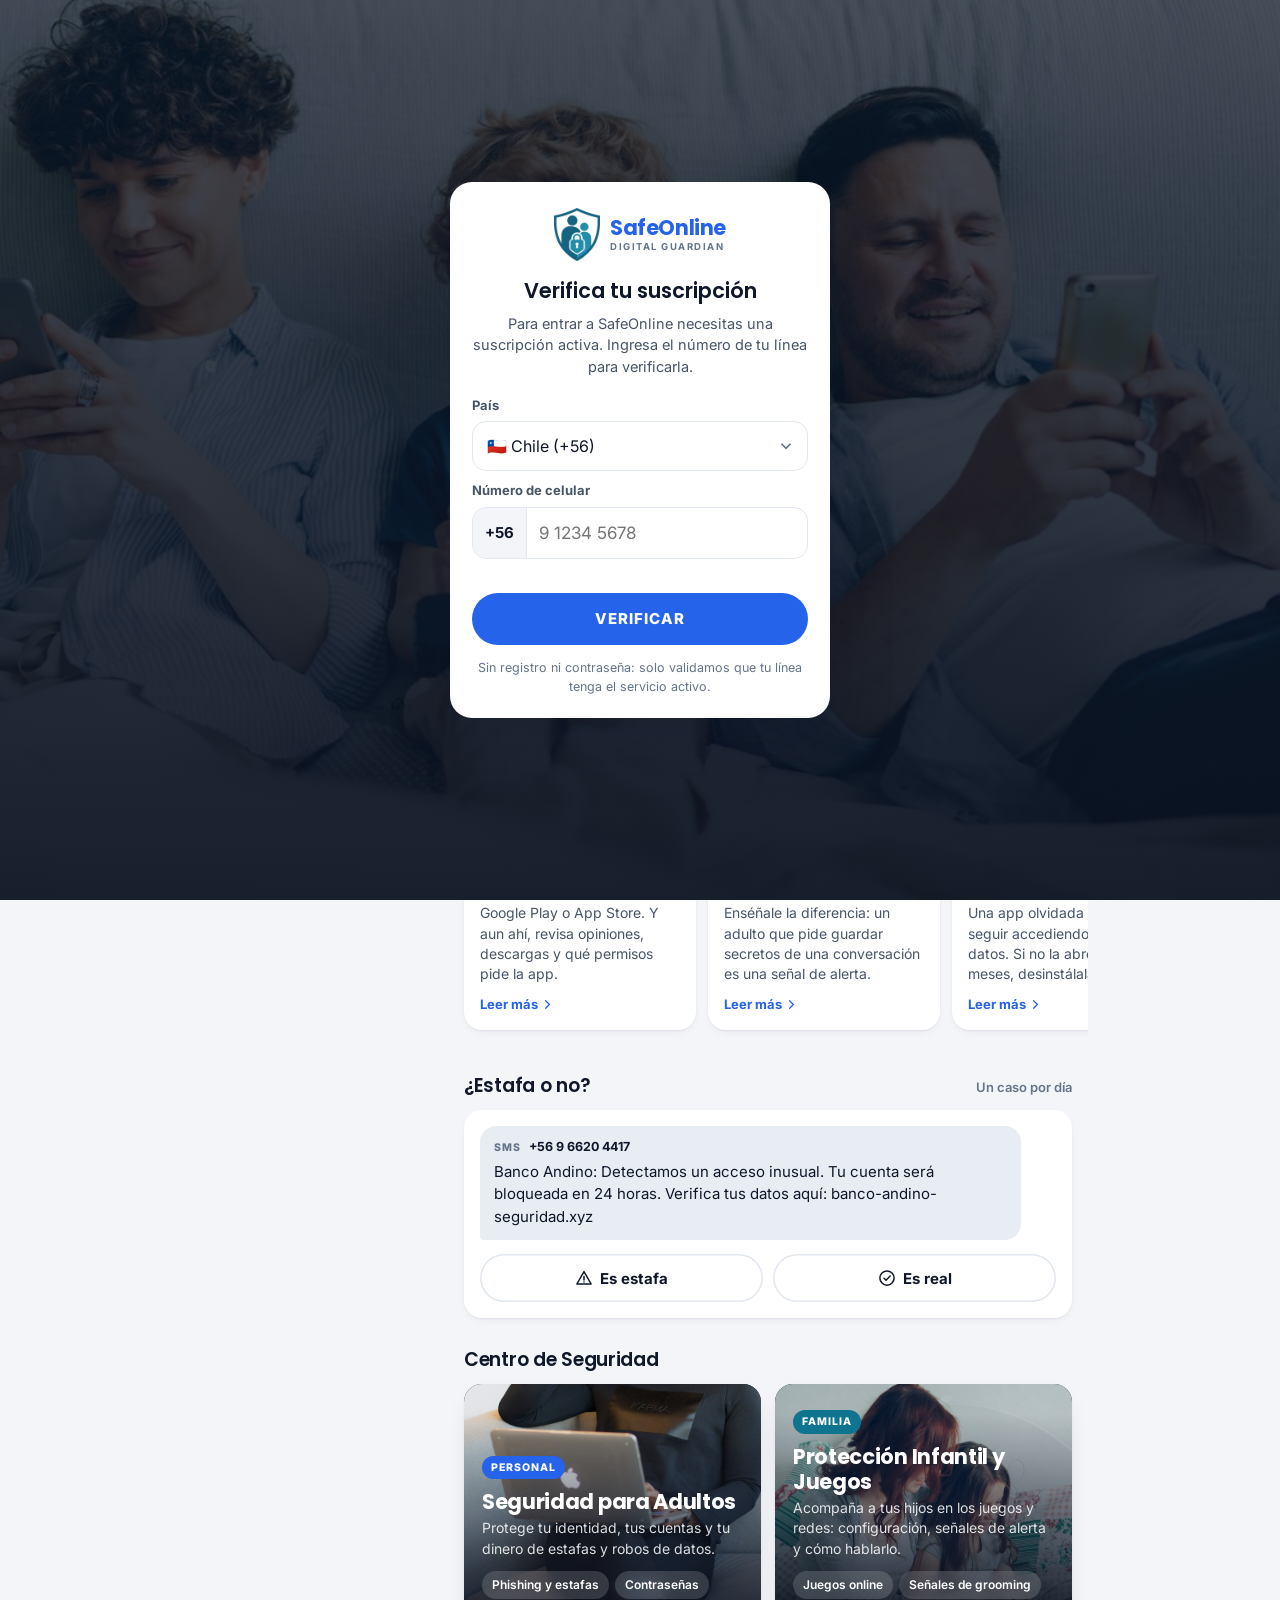
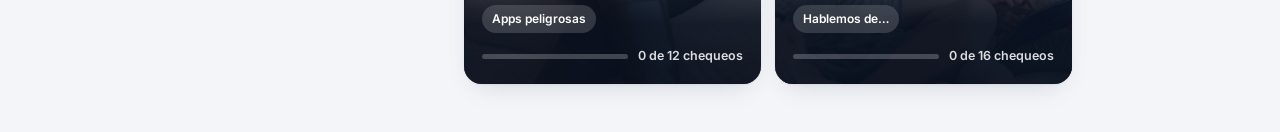
<file: index.html>
<!DOCTYPE html>
<html lang="es">
<head>
<meta charset="UTF-8">
<meta name="viewport" content="width=device-width, initial-scale=1.0, viewport-fit=cover">
<title>SafeOnline — Tu compañero de seguridad digital</title>
<meta name="description" content="Tu compañero de seguridad digital: alertas, consejos y microchecks para protegerte a ti y a tus hijos en internet.">
<script>try{var t=localStorage.getItem('so_theme');if(t==='dark'||t==='light')document.documentElement.dataset.theme=t}catch(e){}</script>
<link rel="preconnect" href="https://fonts.googleapis.com">
<link rel="preconnect" href="https://fonts.gstatic.com" crossorigin>
<link href="https://fonts.googleapis.com/css2?family=Poppins:wght@500;600;700&family=Inter:wght@400;500;600;700&display=swap" rel="stylesheet">
<link rel="stylesheet" href="styles.css">
<link rel="icon" type="image/png" href="assets/brand/favicon-64.png">
<link rel="apple-touch-icon" href="assets/brand/apple-touch-icon.png">
<meta name="theme-color" content="#f3f5f9">
</head>
<body>
<header class="app-header">
  <div class="brand-mark"><img class="brand-icon" src="assets/brand/logo-mark.png" alt="" aria-hidden="true"><div class="brand-logo">SafeOnline<small>DIGITAL GUARDIAN</small></div></div>
  <div class="header-tools">
    <button class="header-btn" id="search-btn" type="button" aria-label="Buscar"><svg viewBox="0 0 24 24" fill="none" stroke="currentColor" stroke-width="2" stroke-linecap="round" stroke-linejoin="round"><circle cx="11" cy="11" r="7"/><path d="M20.5 20.5L16 16"/></svg></button>
    <button class="header-btn" id="bell-btn" type="button" aria-label="Alertas"><svg viewBox="0 0 24 24" fill="none" stroke="currentColor" stroke-width="2" stroke-linecap="round" stroke-linejoin="round"><path d="M6 8a6 6 0 0 1 12 0c0 5 2 6.5 2 6.5H4S6 13 6 8"/><path d="M10 19a2 2 0 0 0 4 0"/></svg><span class="dot" hidden></span></button>
  </div>
</header>

<main id="home-container" class="page">
  <div class="greeting" id="home-greeting"></div>
  <div id="home-main"></div>
</main>

<nav class="app-nav" aria-label="Principal">
  <div class="nav-top"><div class="brand-mark"><img class="brand-icon" src="assets/brand/logo-mark.png" alt="" aria-hidden="true"><div class="brand-logo">SafeOnline<small>DIGITAL GUARDIAN</small></div></div></div>
  <div class="nav-links">
    <a class="nav-item" id="nav-home" href="index.html"><svg viewBox="0 0 24 24" fill="none" stroke="currentColor" stroke-width="2" stroke-linecap="round" stroke-linejoin="round"><path d="M3 10.5L12 3l9 7.5V20a1 1 0 0 1-1 1h-5v-6h-6v6H4a1 1 0 0 1-1-1v-9.5z"/></svg><span>Inicio</span></a>
    <a class="nav-item" id="nav-seguridad" href="seguridad.html"><svg viewBox="0 0 24 24" fill="none" stroke="currentColor" stroke-width="2" stroke-linecap="round" stroke-linejoin="round"><path d="M12 2.8l8 3v6c0 5-3.4 8.6-8 9.9-4.6-1.3-8-4.9-8-9.9v-6l8-3z"/><path d="M8.6 12.2l2.4 2.4 4.6-4.8"/></svg><span>Seguridad</span></a>
    <a class="nav-item" id="nav-perfil" href="perfil.html"><svg viewBox="0 0 24 24" fill="none" stroke="currentColor" stroke-width="2" stroke-linecap="round" stroke-linejoin="round"><circle cx="12" cy="8" r="4"/><path d="M4 20c0-4 3.5-7 8-7s8 3 8 7"/></svg><span>Mi cuenta</span></a>
  </div>
  <div class="nav-bottom">
    <a class="nav-user" href="perfil.html">
      <div class="avatar sm js-avatar">S</div>
      <div><p class="nav-user-name js-user-name">Mi cuenta</p><p class="nav-user-sub">Miembro Playtown</p></div>
    </a>
  </div>
</nav>

<script src="app-data.js"></script>
<script src="content-seed.js"></script>
<script src="app.js"></script>
</body>
</html>
</file>
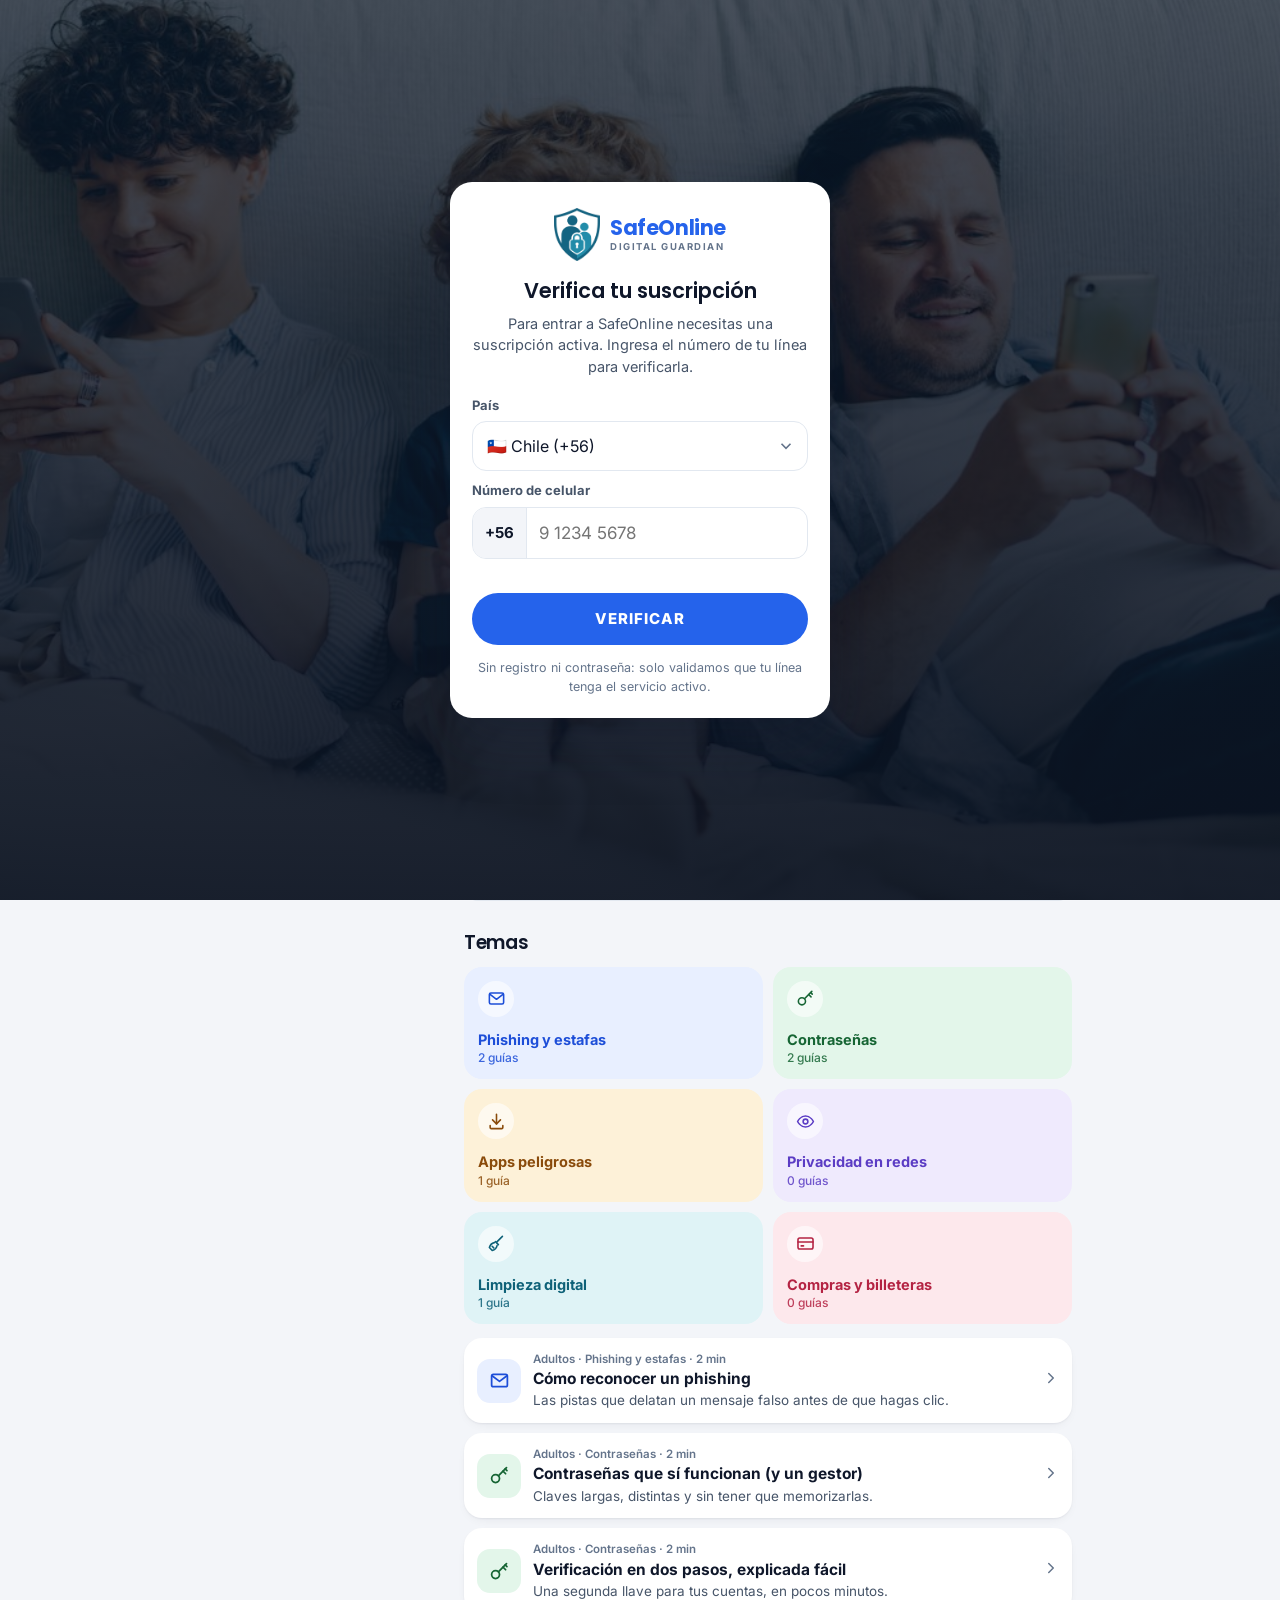
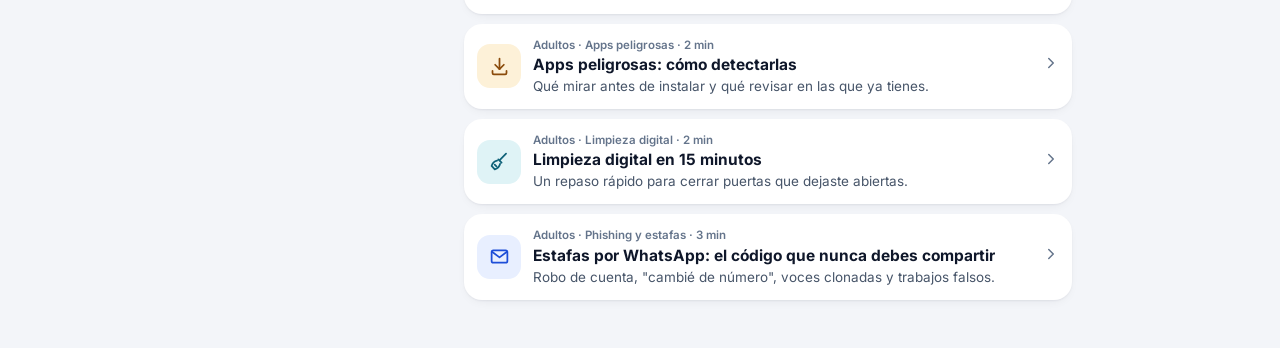
<file: centro.html>
<!DOCTYPE html>
<html lang="es">
<head>
<meta charset="UTF-8">
<meta name="viewport" content="width=device-width, initial-scale=1.0, viewport-fit=cover">
<title>SafeOnline — Centro de Seguridad</title>
<meta name="description" content="Tu compañero de seguridad digital: alertas, consejos y microchecks para protegerte a ti y a tus hijos en internet.">
<script>try{var t=localStorage.getItem('so_theme');if(t==='dark'||t==='light')document.documentElement.dataset.theme=t}catch(e){}</script>
<link rel="preconnect" href="https://fonts.googleapis.com">
<link rel="preconnect" href="https://fonts.gstatic.com" crossorigin>
<link href="https://fonts.googleapis.com/css2?family=Poppins:wght@500;600;700&family=Inter:wght@400;500;600;700&display=swap" rel="stylesheet">
<link rel="stylesheet" href="styles.css">
<link rel="icon" type="image/png" href="assets/brand/favicon-64.png">
<link rel="apple-touch-icon" href="assets/brand/apple-touch-icon.png">
<meta name="theme-color" content="#f3f5f9">
</head>
<body>
<header class="app-header">
  <button class="back-btn js-back" type="button" data-fallback="index.html"><svg viewBox="0 0 24 24" fill="none" stroke="currentColor" stroke-width="2.2" stroke-linecap="round" stroke-linejoin="round"><path d="M15 18l-6-6 6-6"/></svg>Volver</button>
</header>

<main id="centro-container" class="page" style="padding-top:0">
  <div id="centro-main"></div>
</main>

<nav class="app-nav" aria-label="Principal">
  <div class="nav-top"><div class="brand-mark"><img class="brand-icon" src="assets/brand/logo-mark.png" alt="" aria-hidden="true"><div class="brand-logo">SafeOnline<small>DIGITAL GUARDIAN</small></div></div></div>
  <div class="nav-links">
    <a class="nav-item" id="nav-home" href="index.html"><svg viewBox="0 0 24 24" fill="none" stroke="currentColor" stroke-width="2" stroke-linecap="round" stroke-linejoin="round"><path d="M3 10.5L12 3l9 7.5V20a1 1 0 0 1-1 1h-5v-6h-6v6H4a1 1 0 0 1-1-1v-9.5z"/></svg><span>Inicio</span></a>
    <a class="nav-item" id="nav-seguridad" href="seguridad.html"><svg viewBox="0 0 24 24" fill="none" stroke="currentColor" stroke-width="2" stroke-linecap="round" stroke-linejoin="round"><path d="M12 2.8l8 3v6c0 5-3.4 8.6-8 9.9-4.6-1.3-8-4.9-8-9.9v-6l8-3z"/><path d="M8.6 12.2l2.4 2.4 4.6-4.8"/></svg><span>Seguridad</span></a>
    <a class="nav-item" id="nav-perfil" href="perfil.html"><svg viewBox="0 0 24 24" fill="none" stroke="currentColor" stroke-width="2" stroke-linecap="round" stroke-linejoin="round"><circle cx="12" cy="8" r="4"/><path d="M4 20c0-4 3.5-7 8-7s8 3 8 7"/></svg><span>Mi cuenta</span></a>
  </div>
  <div class="nav-bottom">
    <a class="nav-user" href="perfil.html">
      <div class="avatar sm js-avatar">S</div>
      <div><p class="nav-user-name js-user-name">Mi cuenta</p><p class="nav-user-sub">Miembro Playtown</p></div>
    </a>
  </div>
</nav>

<script src="app-data.js"></script>
<script src="content-seed.js"></script>
<script src="app.js"></script>
</body>
</html>
</file>
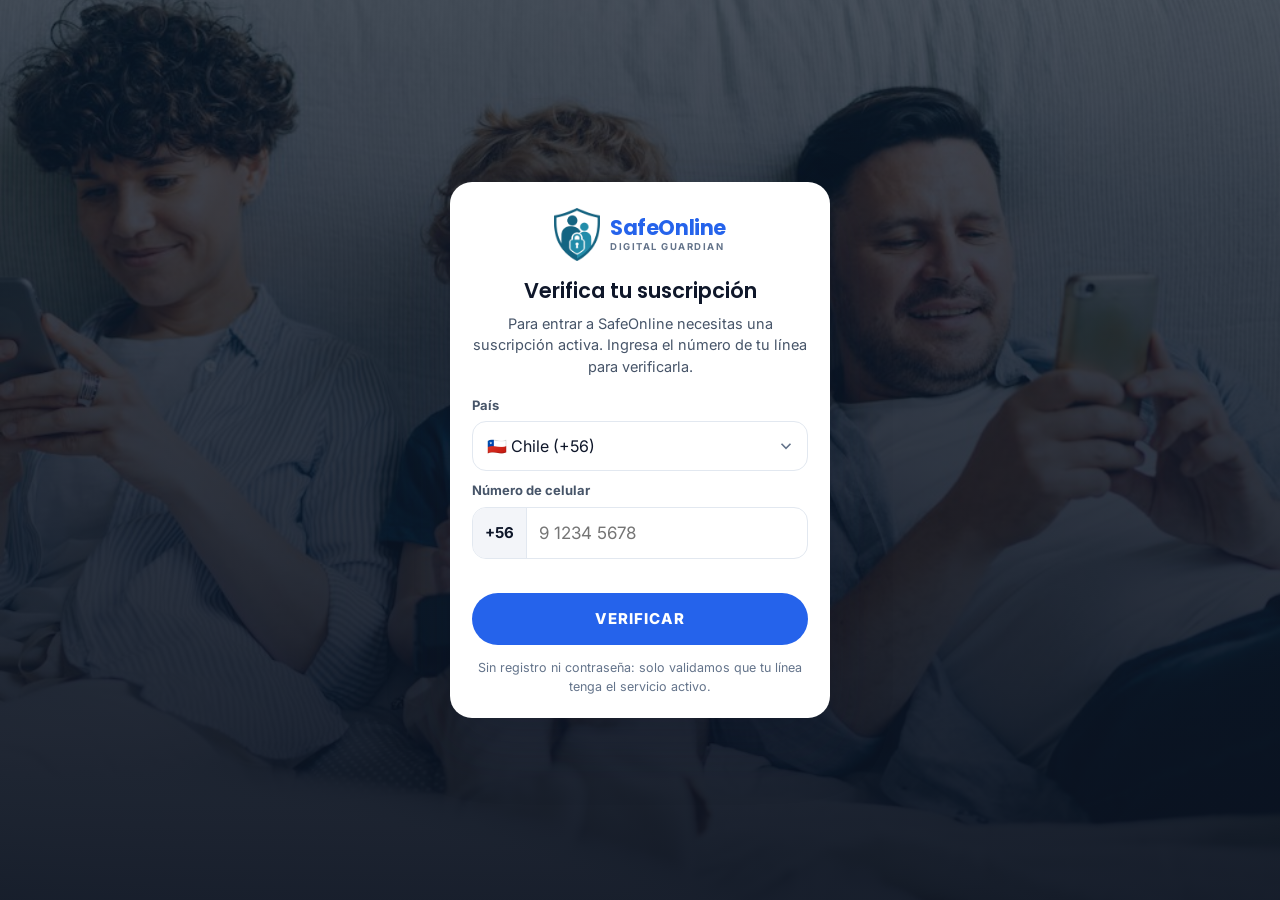
<file: nota.html>
<!DOCTYPE html>
<html lang="es">
<head>
<meta charset="UTF-8">
<meta name="viewport" content="width=device-width, initial-scale=1.0, viewport-fit=cover">
<title>SafeOnline — Guía</title>
<meta name="description" content="Tu compañero de seguridad digital: alertas, consejos y microchecks para protegerte a ti y a tus hijos en internet.">
<script>try{var t=localStorage.getItem('so_theme');if(t==='dark'||t==='light')document.documentElement.dataset.theme=t}catch(e){}</script>
<link rel="preconnect" href="https://fonts.googleapis.com">
<link rel="preconnect" href="https://fonts.gstatic.com" crossorigin>
<link href="https://fonts.googleapis.com/css2?family=Poppins:wght@500;600;700&family=Inter:wght@400;500;600;700&display=swap" rel="stylesheet">
<link rel="stylesheet" href="styles.css">
<link rel="icon" type="image/png" href="assets/brand/favicon-64.png">
<link rel="apple-touch-icon" href="assets/brand/apple-touch-icon.png">
<meta name="theme-color" content="#f3f5f9">
</head>
<body>
<header class="app-header">
  <button class="back-btn js-back" type="button" data-fallback="index.html"><svg viewBox="0 0 24 24" fill="none" stroke="currentColor" stroke-width="2.2" stroke-linecap="round" stroke-linejoin="round"><path d="M15 18l-6-6 6-6"/></svg>Volver</button>
  <button class="fav-btn" id="fav-btn" type="button" hidden aria-label="Guardar"></button>
</header>

<main id="nota-container" class="page">
  <article id="nota-main"></article>
</main>

<nav class="app-nav" aria-label="Principal">
  <div class="nav-top"><div class="brand-mark"><img class="brand-icon" src="assets/brand/logo-mark.png" alt="" aria-hidden="true"><div class="brand-logo">SafeOnline<small>DIGITAL GUARDIAN</small></div></div></div>
  <div class="nav-links">
    <a class="nav-item" id="nav-home" href="index.html"><svg viewBox="0 0 24 24" fill="none" stroke="currentColor" stroke-width="2" stroke-linecap="round" stroke-linejoin="round"><path d="M3 10.5L12 3l9 7.5V20a1 1 0 0 1-1 1h-5v-6h-6v6H4a1 1 0 0 1-1-1v-9.5z"/></svg><span>Inicio</span></a>
    <a class="nav-item" id="nav-seguridad" href="seguridad.html"><svg viewBox="0 0 24 24" fill="none" stroke="currentColor" stroke-width="2" stroke-linecap="round" stroke-linejoin="round"><path d="M12 2.8l8 3v6c0 5-3.4 8.6-8 9.9-4.6-1.3-8-4.9-8-9.9v-6l8-3z"/><path d="M8.6 12.2l2.4 2.4 4.6-4.8"/></svg><span>Seguridad</span></a>
    <a class="nav-item" id="nav-perfil" href="perfil.html"><svg viewBox="0 0 24 24" fill="none" stroke="currentColor" stroke-width="2" stroke-linecap="round" stroke-linejoin="round"><circle cx="12" cy="8" r="4"/><path d="M4 20c0-4 3.5-7 8-7s8 3 8 7"/></svg><span>Mi cuenta</span></a>
  </div>
  <div class="nav-bottom">
    <a class="nav-user" href="perfil.html">
      <div class="avatar sm js-avatar">S</div>
      <div><p class="nav-user-name js-user-name">Mi cuenta</p><p class="nav-user-sub">Miembro Playtown</p></div>
    </a>
  </div>
</nav>

<script src="app-data.js"></script>
<script src="content-seed.js"></script>
<script src="app.js"></script>
</body>
</html>
</file>
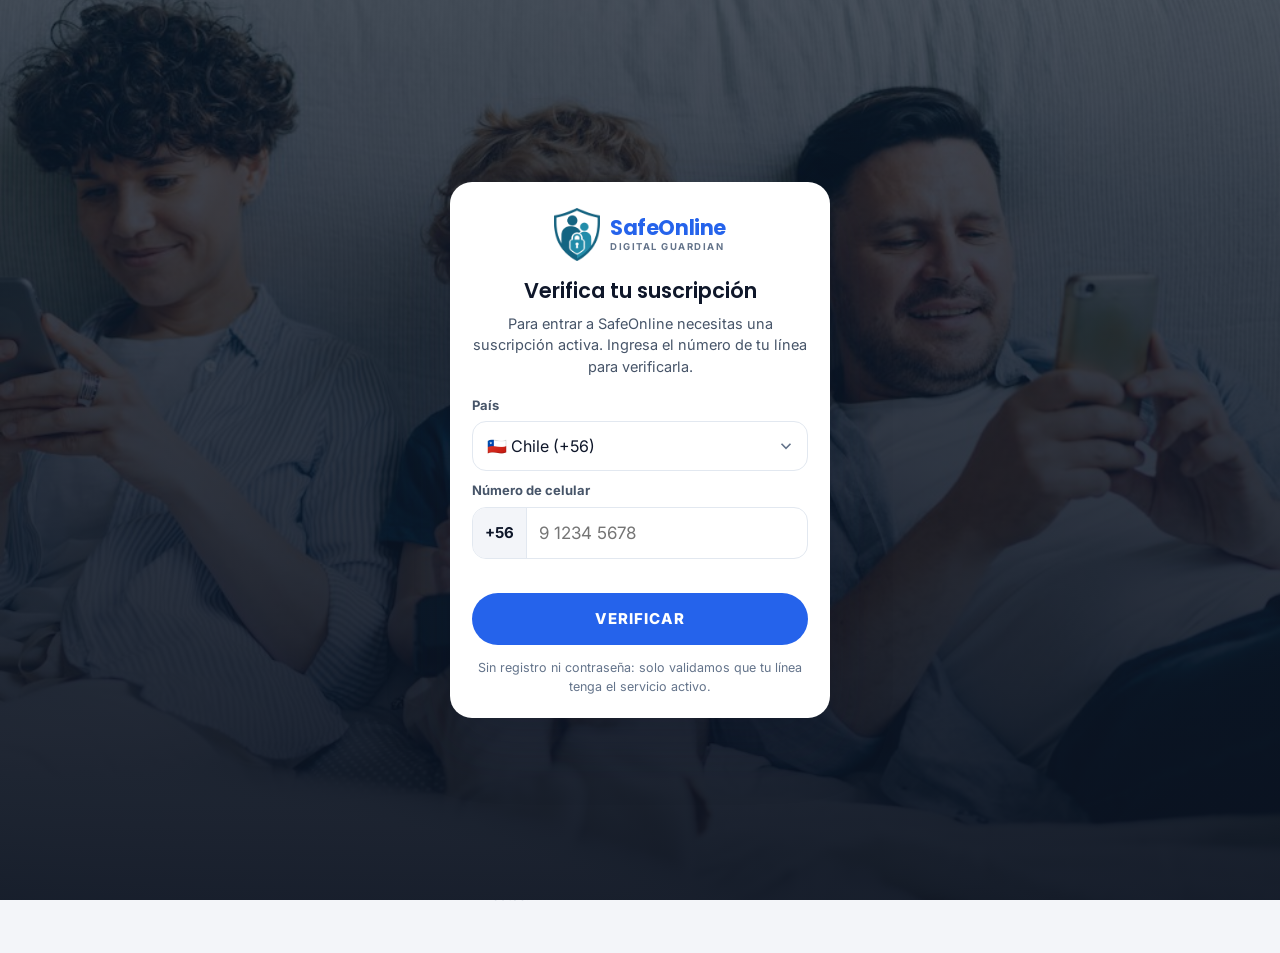
<file: perfil.html>
<!DOCTYPE html>
<html lang="es">
<head>
<meta charset="UTF-8">
<meta name="viewport" content="width=device-width, initial-scale=1.0, viewport-fit=cover">
<title>SafeOnline — Mi cuenta</title>
<meta name="description" content="Tu compañero de seguridad digital: alertas, consejos y microchecks para protegerte a ti y a tus hijos en internet.">
<script>try{var t=localStorage.getItem('so_theme');if(t==='dark'||t==='light')document.documentElement.dataset.theme=t}catch(e){}</script>
<link rel="preconnect" href="https://fonts.googleapis.com">
<link rel="preconnect" href="https://fonts.gstatic.com" crossorigin>
<link href="https://fonts.googleapis.com/css2?family=Poppins:wght@500;600;700&family=Inter:wght@400;500;600;700&display=swap" rel="stylesheet">
<link rel="stylesheet" href="styles.css">
<link rel="icon" type="image/png" href="assets/brand/favicon-64.png">
<link rel="apple-touch-icon" href="assets/brand/apple-touch-icon.png">
<meta name="theme-color" content="#f3f5f9">
</head>
<body>
<header class="app-header">
  <div class="brand-mark"><img class="brand-icon" src="assets/brand/logo-mark.png" alt="" aria-hidden="true"><div class="brand-logo">SafeOnline<small>DIGITAL GUARDIAN</small></div></div>
  <div class="header-tools">
    <button class="header-btn" id="search-btn" type="button" aria-label="Buscar"><svg viewBox="0 0 24 24" fill="none" stroke="currentColor" stroke-width="2" stroke-linecap="round" stroke-linejoin="round"><circle cx="11" cy="11" r="7"/><path d="M20.5 20.5L16 16"/></svg></button>
    <button class="header-btn" id="bell-btn" type="button" aria-label="Alertas"><svg viewBox="0 0 24 24" fill="none" stroke="currentColor" stroke-width="2" stroke-linecap="round" stroke-linejoin="round"><path d="M6 8a6 6 0 0 1 12 0c0 5 2 6.5 2 6.5H4S6 13 6 8"/><path d="M10 19a2 2 0 0 0 4 0"/></svg><span class="dot" hidden></span></button>
  </div>
</header>

<main id="perfil-container" class="page">
  <div id="perfil-main"></div>
</main>

<nav class="app-nav" aria-label="Principal">
  <div class="nav-top"><div class="brand-mark"><img class="brand-icon" src="assets/brand/logo-mark.png" alt="" aria-hidden="true"><div class="brand-logo">SafeOnline<small>DIGITAL GUARDIAN</small></div></div></div>
  <div class="nav-links">
    <a class="nav-item" id="nav-home" href="index.html"><svg viewBox="0 0 24 24" fill="none" stroke="currentColor" stroke-width="2" stroke-linecap="round" stroke-linejoin="round"><path d="M3 10.5L12 3l9 7.5V20a1 1 0 0 1-1 1h-5v-6h-6v6H4a1 1 0 0 1-1-1v-9.5z"/></svg><span>Inicio</span></a>
    <a class="nav-item" id="nav-seguridad" href="seguridad.html"><svg viewBox="0 0 24 24" fill="none" stroke="currentColor" stroke-width="2" stroke-linecap="round" stroke-linejoin="round"><path d="M12 2.8l8 3v6c0 5-3.4 8.6-8 9.9-4.6-1.3-8-4.9-8-9.9v-6l8-3z"/><path d="M8.6 12.2l2.4 2.4 4.6-4.8"/></svg><span>Seguridad</span></a>
    <a class="nav-item" id="nav-perfil" href="perfil.html"><svg viewBox="0 0 24 24" fill="none" stroke="currentColor" stroke-width="2" stroke-linecap="round" stroke-linejoin="round"><circle cx="12" cy="8" r="4"/><path d="M4 20c0-4 3.5-7 8-7s8 3 8 7"/></svg><span>Mi cuenta</span></a>
  </div>
  <div class="nav-bottom">
    <a class="nav-user" href="perfil.html">
      <div class="avatar sm js-avatar">S</div>
      <div><p class="nav-user-name js-user-name">Mi cuenta</p><p class="nav-user-sub">Miembro Playtown</p></div>
    </a>
  </div>
</nav>

<script src="app-data.js"></script>
<script src="content-seed.js"></script>
<script src="app.js"></script>
</body>
</html>
</file>
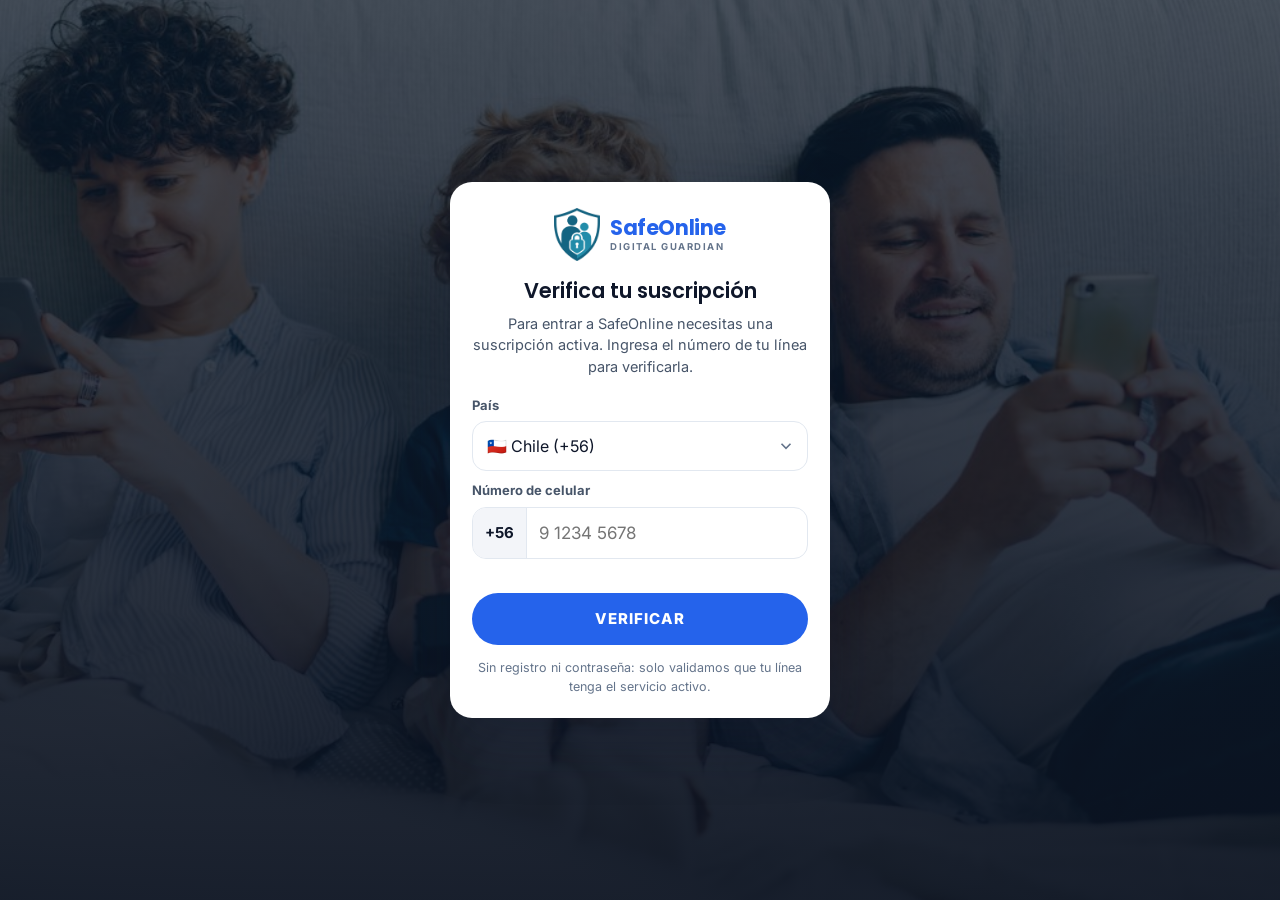
<file: plataforma.html>
<!DOCTYPE html>
<html lang="es">
<head>
<meta charset="UTF-8">
<meta name="viewport" content="width=device-width, initial-scale=1.0, viewport-fit=cover">
<title>SafeOnline — Plataforma</title>
<meta name="description" content="Tu compañero de seguridad digital: alertas, consejos y microchecks para protegerte a ti y a tus hijos en internet.">
<script>try{var t=localStorage.getItem('so_theme');if(t==='dark'||t==='light')document.documentElement.dataset.theme=t}catch(e){}</script>
<link rel="preconnect" href="https://fonts.googleapis.com">
<link rel="preconnect" href="https://fonts.gstatic.com" crossorigin>
<link href="https://fonts.googleapis.com/css2?family=Poppins:wght@500;600;700&family=Inter:wght@400;500;600;700&display=swap" rel="stylesheet">
<link rel="stylesheet" href="styles.css">
<link rel="icon" type="image/png" href="assets/brand/favicon-64.png">
<link rel="apple-touch-icon" href="assets/brand/apple-touch-icon.png">
<meta name="theme-color" content="#f3f5f9">
</head>
<body>
<header class="app-header">
  <button class="back-btn js-back" type="button" data-fallback="seguridad.html"><svg viewBox="0 0 24 24" fill="none" stroke="currentColor" stroke-width="2.2" stroke-linecap="round" stroke-linejoin="round"><path d="M15 18l-6-6 6-6"/></svg>Volver</button>
</header>

<main id="plataforma-container" class="page" style="padding-top:0">
  <article id="plataforma-main"></article>
</main>

<nav class="app-nav" aria-label="Principal">
  <div class="nav-top"><div class="brand-mark"><img class="brand-icon" src="assets/brand/logo-mark.png" alt="" aria-hidden="true"><div class="brand-logo">SafeOnline<small>DIGITAL GUARDIAN</small></div></div></div>
  <div class="nav-links">
    <a class="nav-item" id="nav-home" href="index.html"><svg viewBox="0 0 24 24" fill="none" stroke="currentColor" stroke-width="2" stroke-linecap="round" stroke-linejoin="round"><path d="M3 10.5L12 3l9 7.5V20a1 1 0 0 1-1 1h-5v-6h-6v6H4a1 1 0 0 1-1-1v-9.5z"/></svg><span>Inicio</span></a>
    <a class="nav-item" id="nav-seguridad" href="seguridad.html"><svg viewBox="0 0 24 24" fill="none" stroke="currentColor" stroke-width="2" stroke-linecap="round" stroke-linejoin="round"><path d="M12 2.8l8 3v6c0 5-3.4 8.6-8 9.9-4.6-1.3-8-4.9-8-9.9v-6l8-3z"/><path d="M8.6 12.2l2.4 2.4 4.6-4.8"/></svg><span>Seguridad</span></a>
    <a class="nav-item" id="nav-perfil" href="perfil.html"><svg viewBox="0 0 24 24" fill="none" stroke="currentColor" stroke-width="2" stroke-linecap="round" stroke-linejoin="round"><circle cx="12" cy="8" r="4"/><path d="M4 20c0-4 3.5-7 8-7s8 3 8 7"/></svg><span>Mi cuenta</span></a>
  </div>
  <div class="nav-bottom">
    <a class="nav-user" href="perfil.html">
      <div class="avatar sm js-avatar">S</div>
      <div><p class="nav-user-name js-user-name">Mi cuenta</p><p class="nav-user-sub">Miembro Playtown</p></div>
    </a>
  </div>
</nav>

<script src="app-data.js"></script>
<script src="content-seed.js"></script>
<script src="app.js"></script>
</body>
</html>
</file>
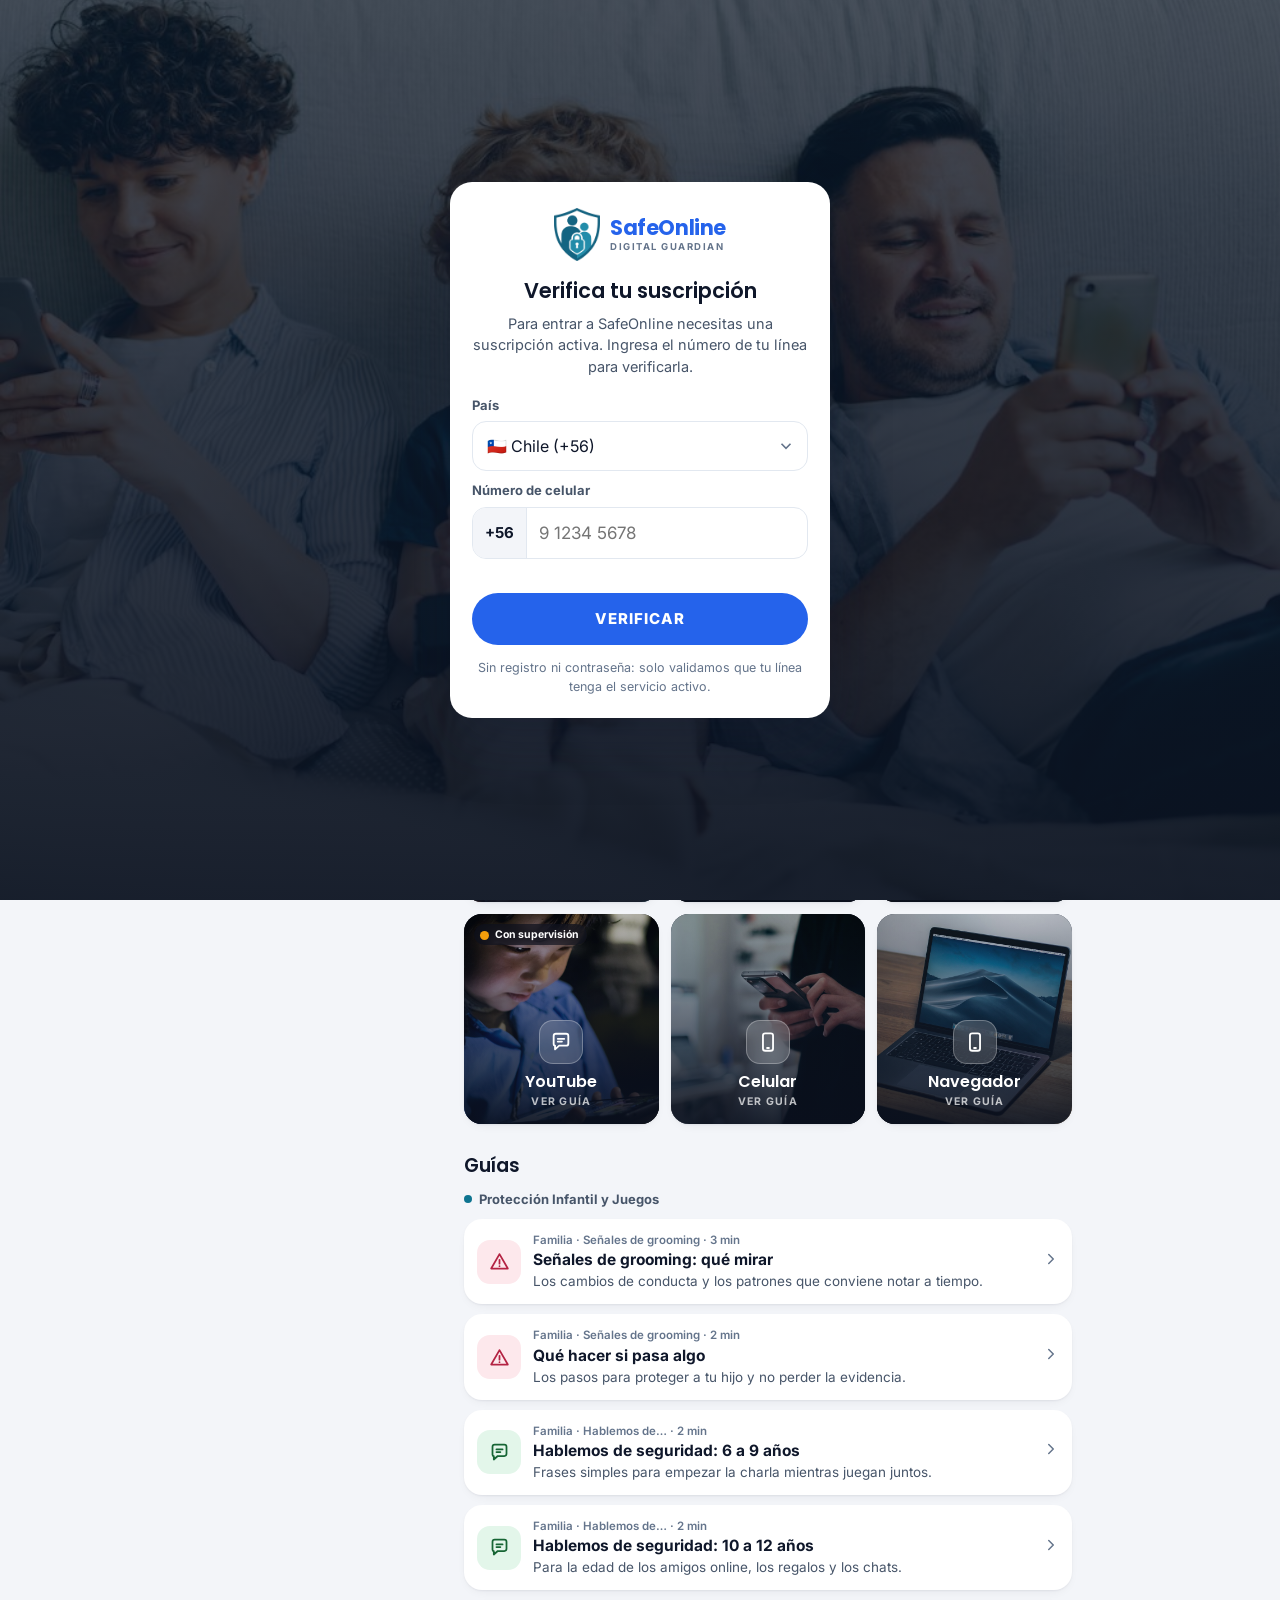
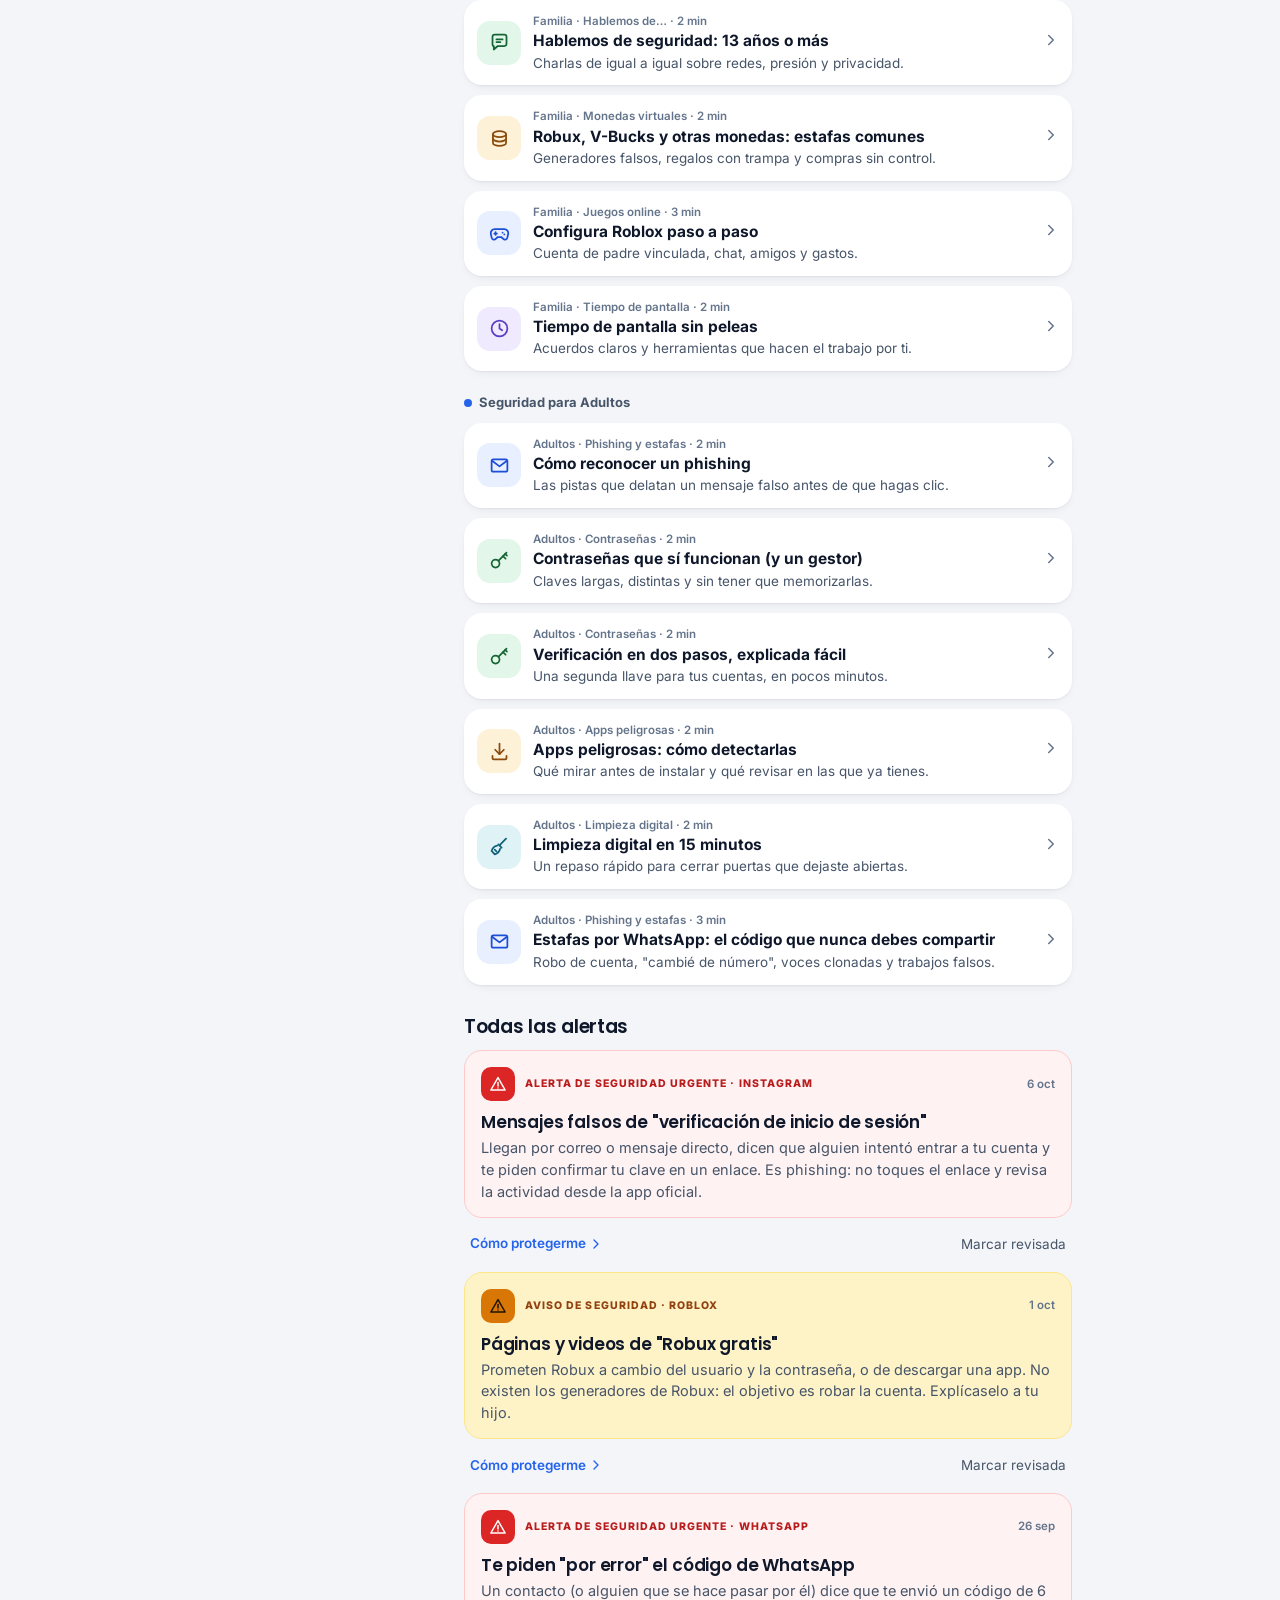
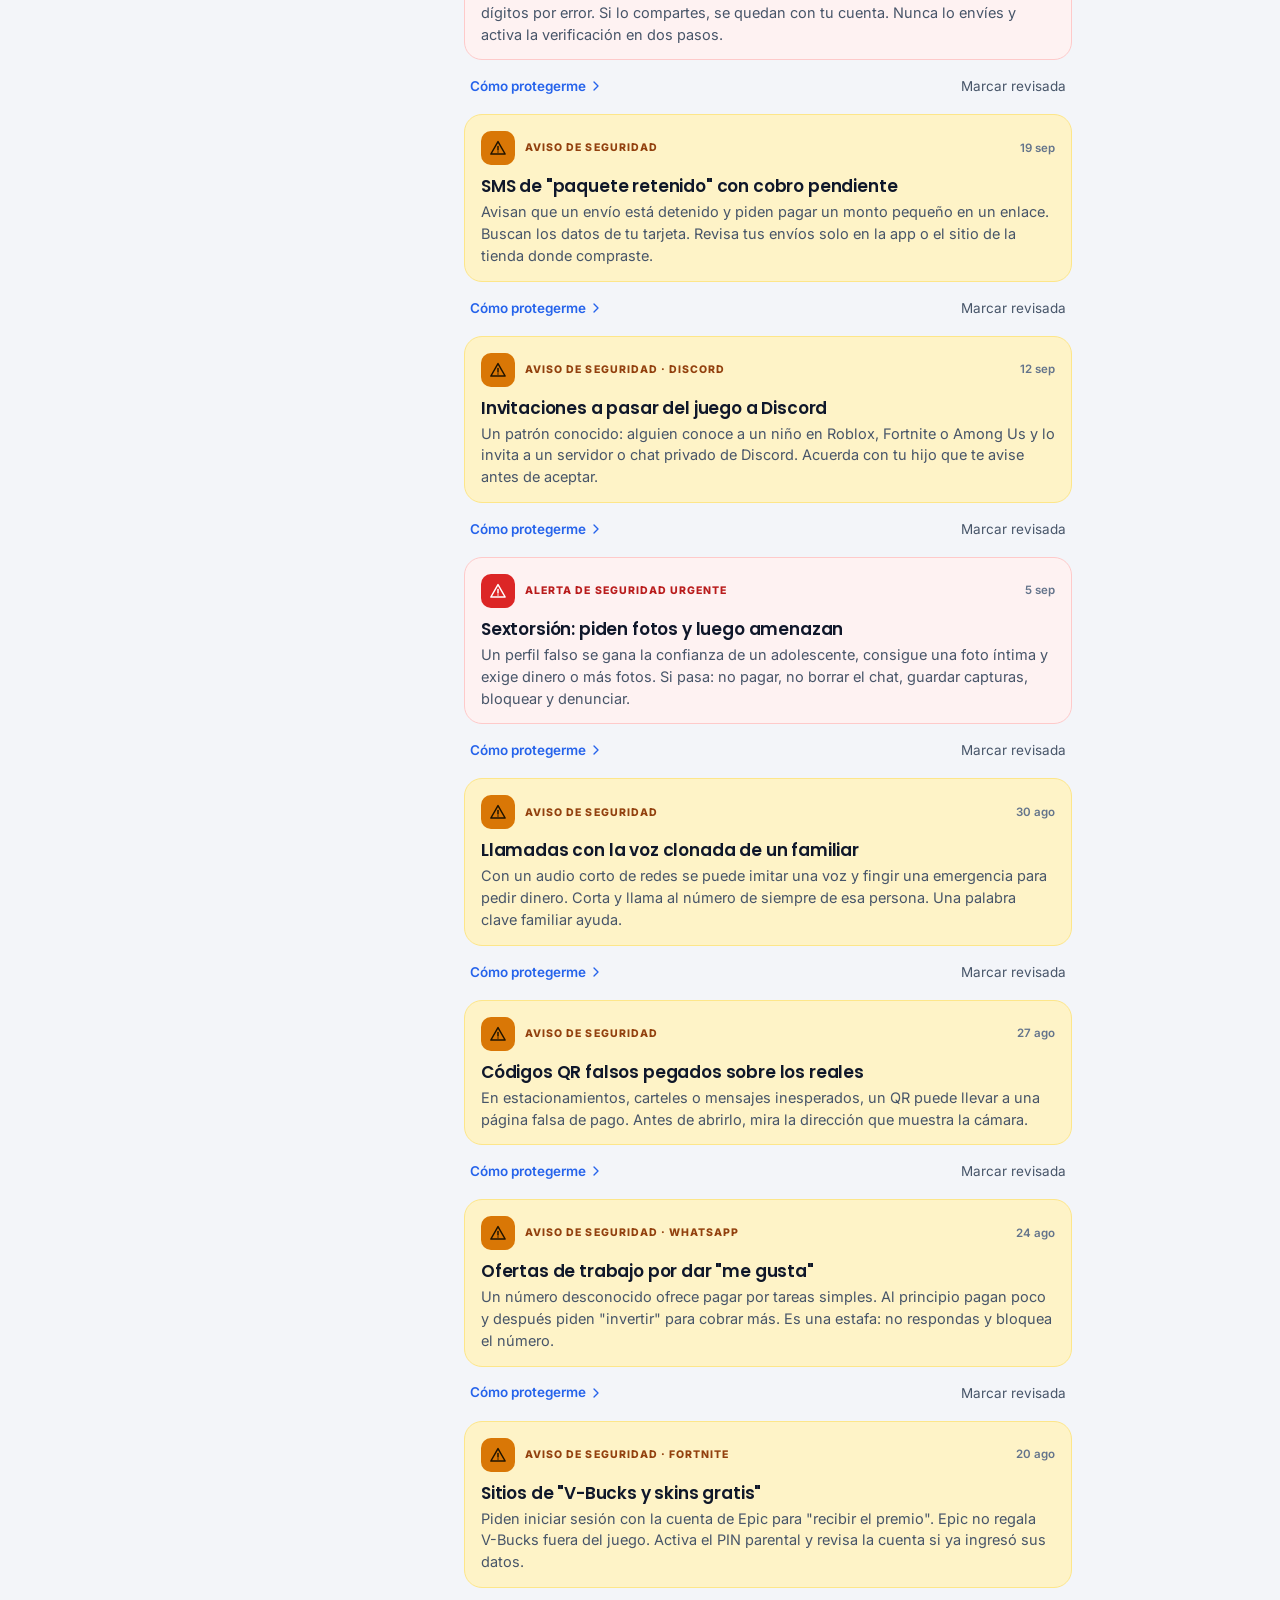
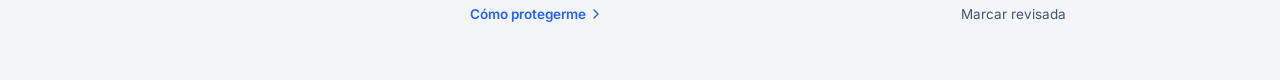
<file: seguridad.html>
<!DOCTYPE html>
<html lang="es">
<head>
<meta charset="UTF-8">
<meta name="viewport" content="width=device-width, initial-scale=1.0, viewport-fit=cover">
<title>SafeOnline — Seguridad</title>
<meta name="description" content="Tu compañero de seguridad digital: alertas, consejos y microchecks para protegerte a ti y a tus hijos en internet.">
<script>try{var t=localStorage.getItem('so_theme');if(t==='dark'||t==='light')document.documentElement.dataset.theme=t}catch(e){}</script>
<link rel="preconnect" href="https://fonts.googleapis.com">
<link rel="preconnect" href="https://fonts.gstatic.com" crossorigin>
<link href="https://fonts.googleapis.com/css2?family=Poppins:wght@500;600;700&family=Inter:wght@400;500;600;700&display=swap" rel="stylesheet">
<link rel="stylesheet" href="styles.css">
<link rel="icon" type="image/png" href="assets/brand/favicon-64.png">
<link rel="apple-touch-icon" href="assets/brand/apple-touch-icon.png">
<meta name="theme-color" content="#f3f5f9">
</head>
<body>
<header class="app-header">
  <div class="brand-mark"><img class="brand-icon" src="assets/brand/logo-mark.png" alt="" aria-hidden="true"><div class="brand-logo">SafeOnline<small>DIGITAL GUARDIAN</small></div></div>
  <div class="header-tools">
    <button class="header-btn" id="search-btn" type="button" aria-label="Buscar"><svg viewBox="0 0 24 24" fill="none" stroke="currentColor" stroke-width="2" stroke-linecap="round" stroke-linejoin="round"><circle cx="11" cy="11" r="7"/><path d="M20.5 20.5L16 16"/></svg></button>
    <button class="header-btn" id="bell-btn" type="button" aria-label="Alertas"><svg viewBox="0 0 24 24" fill="none" stroke="currentColor" stroke-width="2" stroke-linecap="round" stroke-linejoin="round"><path d="M6 8a6 6 0 0 1 12 0c0 5 2 6.5 2 6.5H4S6 13 6 8"/><path d="M10 19a2 2 0 0 0 4 0"/></svg><span class="dot" hidden></span></button>
  </div>
</header>

<main id="seguridad-container" class="page">
  <h1 class="page-title">Notas de Seguridad</h1>
  <p class="page-sub">Qué cuidar en cada juego, red y dispositivo, con un semáforo para saber si es apto para tus hijos.</p>
  <section class="section" id="plataformas" style="margin-top:18px">
    <div class="chips" id="plat-chips" role="group" aria-label="Tipo de plataforma"></div>
    <div class="plat-grid" id="plat-grid"></div>
  </section>
  <section class="section" id="guias">
    <div class="section-head"><h2 class="section-title">Guías</h2></div>
    <div id="guide-list"></div>
  </section>
  <section class="section" id="alertas">
    <div class="section-head"><h2 class="section-title">Todas las alertas</h2></div>
    <div class="stack" id="alert-list"></div>
  </section>
</main>

<nav class="app-nav" aria-label="Principal">
  <div class="nav-top"><div class="brand-mark"><img class="brand-icon" src="assets/brand/logo-mark.png" alt="" aria-hidden="true"><div class="brand-logo">SafeOnline<small>DIGITAL GUARDIAN</small></div></div></div>
  <div class="nav-links">
    <a class="nav-item" id="nav-home" href="index.html"><svg viewBox="0 0 24 24" fill="none" stroke="currentColor" stroke-width="2" stroke-linecap="round" stroke-linejoin="round"><path d="M3 10.5L12 3l9 7.5V20a1 1 0 0 1-1 1h-5v-6h-6v6H4a1 1 0 0 1-1-1v-9.5z"/></svg><span>Inicio</span></a>
    <a class="nav-item" id="nav-seguridad" href="seguridad.html"><svg viewBox="0 0 24 24" fill="none" stroke="currentColor" stroke-width="2" stroke-linecap="round" stroke-linejoin="round"><path d="M12 2.8l8 3v6c0 5-3.4 8.6-8 9.9-4.6-1.3-8-4.9-8-9.9v-6l8-3z"/><path d="M8.6 12.2l2.4 2.4 4.6-4.8"/></svg><span>Seguridad</span></a>
    <a class="nav-item" id="nav-perfil" href="perfil.html"><svg viewBox="0 0 24 24" fill="none" stroke="currentColor" stroke-width="2" stroke-linecap="round" stroke-linejoin="round"><circle cx="12" cy="8" r="4"/><path d="M4 20c0-4 3.5-7 8-7s8 3 8 7"/></svg><span>Mi cuenta</span></a>
  </div>
  <div class="nav-bottom">
    <a class="nav-user" href="perfil.html">
      <div class="avatar sm js-avatar">S</div>
      <div><p class="nav-user-name js-user-name">Mi cuenta</p><p class="nav-user-sub">Miembro Playtown</p></div>
    </a>
  </div>
</nav>

<script src="app-data.js"></script>
<script src="content-seed.js"></script>
<script src="app.js"></script>
</body>
</html>
</file>
<file: styles.css>
/* ============================================================
   SAFEONLINE — design system "Guardián"
   Sale del mockup: fondo gris muy claro, cards blancas, azul de marca,
   card roja para la alerta urgente y tiles oscuras con foto para las
   plataformas. Modo oscuro completo (navy, como la referencia viva).
   Dos acentos para los dos frentes: azul = Adultos, turquesa del escudo
   = Familia. El rojo se reserva para alertas urgentes y nada más.
   Pieza de identidad: el anillo de la Puntuación de seguridad con el
   escudo del logo adentro (renderScoreRing() en app.js).
   ============================================================ */

:root {
  color-scheme: light;
  --bg: #f3f5f9;
  --bg-deep: #e8ecf3;
  --card: #ffffff;
  --card-2: #f7f9fc;
  --ink: #0f172a;
  --ink-dim: #475569;
  --ink-faint: #64748b;
  --border: #e2e8f0;
  --border-soft: #edf1f6;

  --brand: #2563eb;
  --brand-btn: #2563eb;        /* fondo de botones con texto blanco (AA en ambos temas) */
  --brand-ink: #1d4ed8;
  --brand-pastel: #e8efff;

  --familia: #0e7490;
  --familia-ink: #0e6178;
  --familia-pastel: #e0f3f7;

  --alert: #dc2626;
  --alert-btn: #dc2626;
  --alert-ink: #b91c1c;
  --alert-pastel: #fef2f2;
  --alert-border: #fecaca;

  --warn: #d97706;
  --warn-ink: #92400e;
  --warn-pastel: #fef3c7;
  --warn-border: #fde68a;

  --ok: #16a34a;
  --ok-ink: #15803d;
  --ok-pastel: #dcfce7;

  /* Tonos de temas (fondo pastel + tinta AA) */
  --tone-blue: #e8efff;   --tone-blue-ink: #1d4ed8;
  --tone-green: #e3f6ea;  --tone-green-ink: #166534;
  --tone-amber: #fdf1d8;  --tone-amber-ink: #8a4b0b;
  --tone-violet: #efeafd; --tone-violet-ink: #5b3cc4;
  --tone-teal: #dff3f6;   --tone-teal-ink: #0e6178;
  --tone-rose: #fde8ec;   --tone-rose-ink: #b42343;

  --nav-bg: #0f172a;
  --nav-fg: rgba(255,255,255,0.62);
  --nav-fg-active: #0f172a;
  --nav-active-bg: #ffffff;

  --header-bg: rgba(243,245,249,0.86);

  --rl: 18px;
  --rm: 14px;
  --rs: 10px;

  --header-h: 62px;
  --nav-h: 66px;
  --sidebar-w: 256px;

  --shadow-card: 0 1px 2px rgba(15,23,42,0.05), 0 10px 28px -12px rgba(15,23,42,0.18);
  --shadow-card-sm: 0 1px 2px rgba(15,23,42,0.05), 0 4px 14px -8px rgba(15,23,42,0.16);
  --shadow-pop: 0 24px 60px rgba(15,23,42,0.28);
  --shadow-nav: 0 14px 34px rgba(15,23,42,0.35);

  --font-display: 'Poppins', 'Inter', -apple-system, BlinkMacSystemFont, "Segoe UI", sans-serif;
  --font-body: 'Inter', -apple-system, BlinkMacSystemFont, "Segoe UI", Roboto, Helvetica, Arial, sans-serif;
  --tracking-eyebrow: 0.12em;

  font-family: var(--font-body);
}

/* ---------- Modo oscuro (sistema, salvo override manual) ---------- */

@media (prefers-color-scheme: dark) {
  :root:not([data-theme="light"]) {
    color-scheme: dark;
    --bg: #0b1220; --bg-deep: #121c2f; --card: #141e33; --card-2: #18233b;
    --ink: #e7ecf6; --ink-dim: #a9b4c9; --ink-faint: #8a97b0;
    --border: #25324c; --border-soft: #1c2740;
    --brand: #6b97ff; --brand-ink: #9db8ff; --brand-pastel: #1a2a52;
    --familia: #3cc3dc; --familia-ink: #7fd8e8; --familia-pastel: #0f2d37;
    --alert: #f26464; --alert-btn: #dc2626; --alert-ink: #ffa3a3; --alert-pastel: #2b1519; --alert-border: #4d2228;
    --warn: #f3b04c; --warn-ink: #f6c97f; --warn-pastel: #2b2112; --warn-border: #4d3a19;
    --ok: #4ade80; --ok-ink: #86efac; --ok-pastel: #12291c;
    --tone-blue: #1a2a52;   --tone-blue-ink: #a9c1ff;
    --tone-green: #142c20;  --tone-green-ink: #8fe3ae;
    --tone-amber: #2d2312;  --tone-amber-ink: #f3c477;
    --tone-violet: #241d47; --tone-violet-ink: #c3b2ff;
    --tone-teal: #0f2d37;   --tone-teal-ink: #85dcea;
    --tone-rose: #321821;   --tone-rose-ink: #ffa9bd;
    --nav-bg: #1a2540; --nav-fg-active: #0b1220;
    --header-bg: rgba(11,18,32,0.84);
    --shadow-card: 0 1px 2px rgba(0,0,0,0.3), 0 10px 28px -12px rgba(0,0,0,0.6);
    --shadow-card-sm: 0 1px 2px rgba(0,0,0,0.3), 0 4px 14px -8px rgba(0,0,0,0.5);
    --shadow-nav: 0 14px 34px rgba(0,0,0,0.55);
  }
}
:root[data-theme="dark"] {
  color-scheme: dark;
  --bg: #0b1220; --bg-deep: #121c2f; --card: #141e33; --card-2: #18233b;
  --ink: #e7ecf6; --ink-dim: #a9b4c9; --ink-faint: #8a97b0;
  --border: #25324c; --border-soft: #1c2740;
  --brand: #6b97ff; --brand-ink: #9db8ff; --brand-pastel: #1a2a52;
  --familia: #3cc3dc; --familia-ink: #7fd8e8; --familia-pastel: #0f2d37;
  --alert: #f26464; --alert-btn: #dc2626; --alert-ink: #ffa3a3; --alert-pastel: #2b1519; --alert-border: #4d2228;
  --warn: #f3b04c; --warn-ink: #f6c97f; --warn-pastel: #2b2112; --warn-border: #4d3a19;
  --ok: #4ade80; --ok-ink: #86efac; --ok-pastel: #12291c;
  --tone-blue: #1a2a52;   --tone-blue-ink: #a9c1ff;
  --tone-green: #142c20;  --tone-green-ink: #8fe3ae;
  --tone-amber: #2d2312;  --tone-amber-ink: #f3c477;
  --tone-violet: #241d47; --tone-violet-ink: #c3b2ff;
  --tone-teal: #0f2d37;   --tone-teal-ink: #85dcea;
  --tone-rose: #321821;   --tone-rose-ink: #ffa9bd;
  --nav-bg: #1a2540; --nav-fg-active: #0b1220;
  --header-bg: rgba(11,18,32,0.84);
  --shadow-card: 0 1px 2px rgba(0,0,0,0.3), 0 10px 28px -12px rgba(0,0,0,0.6);
  --shadow-card-sm: 0 1px 2px rgba(0,0,0,0.3), 0 4px 14px -8px rgba(0,0,0,0.5);
  --shadow-nav: 0 14px 34px rgba(0,0,0,0.55);
}

* { box-sizing: border-box; }

html, body {
  margin: 0;
  padding: 0;
  background: var(--bg);
  color: var(--ink);
  -webkit-font-smoothing: antialiased;
  -webkit-tap-highlight-color: transparent;
}

body {
  padding-top: calc(var(--header-h) + env(safe-area-inset-top));
  padding-bottom: calc(var(--nav-h) + 40px + env(safe-area-inset-bottom));
  min-height: 100vh;
  overflow-x: hidden;
  font-size: 16px;
  line-height: 1.5;
}

img { max-width: 100%; display: block; }
a { color: inherit; text-decoration: none; }
button { font-family: inherit; cursor: pointer; border: none; background: none; color: inherit; padding: 0; font-size: inherit; }
input, select { font-family: inherit; }
ol, ul { margin: 0; padding: 0; }

:focus-visible {
  outline: 2px solid var(--brand);
  outline-offset: 2px;
  border-radius: 6px;
}

@media (prefers-reduced-motion: reduce) {
  *, *::before, *::after {
    animation-duration: 0.001ms !important;
    animation-iteration-count: 1 !important;
    transition-duration: 0.001ms !important;
  }
}

.page {
  max-width: 640px;
  margin: 0 auto;
  padding: 10px 16px 8px;
}

.eyebrow {
  font-size: 11px;
  font-weight: 700;
  letter-spacing: var(--tracking-eyebrow);
  text-transform: uppercase;
  color: var(--ink-faint);
  margin: 0;
}
.eyebrow.on-dark { color: rgba(255,255,255,0.8); }

.page-title {
  font-family: var(--font-display);
  font-weight: 700;
  font-size: 26px;
  line-height: 1.15;
  letter-spacing: -0.02em;
  margin: 6px 0 4px;
}
.page-sub { margin: 0; color: var(--ink-dim); font-size: 15px; }

/* ---------- Header ---------- */

.app-header {
  position: fixed;
  top: 0; left: 0; right: 0;
  z-index: 40;
  height: calc(var(--header-h) + env(safe-area-inset-top));
  padding: env(safe-area-inset-top) 10px 0 16px;
  display: flex;
  align-items: center;
  justify-content: space-between;
  gap: 12px;
  background: var(--header-bg);
  backdrop-filter: saturate(1.4) blur(14px);
  -webkit-backdrop-filter: saturate(1.4) blur(14px);
  border-bottom: 1px solid transparent;
  transition: border-color .2s;
}
.app-header.scrolled { border-bottom-color: var(--border); }

.brand-mark { display: flex; align-items: center; gap: 10px; min-width: 0; }
.brand-icon { width: 34px; height: auto; flex: none; }
.brand-logo {
  font-family: var(--font-display);
  font-weight: 700;
  font-size: 18px;
  line-height: 1.05;
  letter-spacing: -0.02em;
  color: var(--brand);
  white-space: nowrap;
}
.brand-logo small {
  display: block;
  font-family: var(--font-body);
  font-size: 9px;
  font-weight: 700;
  letter-spacing: 0.16em;
  color: var(--ink-faint);
  margin-top: 3px;
}

.header-tools { display: flex; gap: 6px; }
.header-btn {
  position: relative;
  width: 42px; height: 42px;
  border-radius: 50%;
  display: grid;
  place-items: center;
  color: var(--ink);
  background: var(--card);
  box-shadow: inset 0 0 0 1px var(--border);
  flex: none;
}
.header-btn:active { background: var(--bg-deep); }
.header-btn svg { width: 20px; height: 20px; }
.header-btn .dot {
  position: absolute;
  top: 9px; right: 10px;
  width: 9px; height: 9px;
  border-radius: 50%;
  background: var(--alert);
  box-shadow: 0 0 0 2px var(--card);
}

.back-btn {
  display: inline-flex;
  align-items: center;
  gap: 4px;
  height: 44px;
  padding: 0 12px 0 4px;
  margin-left: -6px;
  font-weight: 600;
  font-size: 15px;
  color: var(--ink);
  border-radius: 999px;
}
.back-btn svg { width: 22px; height: 22px; }
.back-btn:active { background: var(--bg-deep); }

.fav-btn, .icon-btn {
  width: 44px; height: 44px;
  border-radius: 50%;
  display: grid;
  place-items: center;
  color: var(--ink-dim);
  flex: none;
}
.fav-btn svg { width: 22px; height: 22px; }
.icon-btn svg { width: 19px; height: 19px; }
.fav-btn.on { color: #e5a50a; }
.fav-btn:active, .icon-btn:active { background: var(--bg-deep); }

/* ---------- Secciones ---------- */

.section { margin-top: 30px; scroll-margin-top: calc(var(--header-h) + env(safe-area-inset-top) + 12px); }
.section-head {
  display: flex;
  align-items: baseline;
  justify-content: space-between;
  gap: 12px;
  margin-bottom: 12px;
}
.section-title {
  font-family: var(--font-display);
  font-size: 19px;
  font-weight: 600;
  line-height: 1.25;
  letter-spacing: -0.015em;
  margin: 0;
}
.section-sub { margin: -6px 0 14px; color: var(--ink-dim); font-size: 14px; }
.section-link {
  font-size: 14px;
  font-weight: 600;
  color: var(--brand);
  padding: 8px 0;
  white-space: nowrap;
}
.section-count { font-size: 13px; font-weight: 600; color: var(--ink-faint); white-space: nowrap; }
.stack { display: flex; flex-direction: column; gap: 10px; }

.greeting { margin: 4px 0 16px; }
.greeting-sub { margin: 0; font-size: 14px; font-weight: 500; color: var(--ink-dim); }
.greeting-title {
  font-family: var(--font-display);
  font-weight: 700;
  font-size: 25px;
  line-height: 1.15;
  letter-spacing: -0.02em;
  margin: 2px 0 0;
}

/* ---------- Botones ---------- */

.btn {
  display: inline-flex;
  align-items: center;
  justify-content: center;
  gap: 8px;
  min-height: 46px;
  padding: 0 20px;
  border-radius: 999px;
  font-weight: 700;
  font-size: 15px;
  white-space: nowrap;
  transition: transform .15s, background .15s, opacity .15s;
}
.btn:active { transform: scale(0.97); }
.btn svg { width: 18px; height: 18px; }
.btn.block { width: 100%; }
.btn-primary { background: var(--brand-btn); color: #fff; }
.btn-alert { background: var(--alert-btn); color: #fff; min-height: 42px; padding: 0 16px; font-size: 14px; }
.btn-quiet { color: var(--alert-ink); min-height: 42px; padding: 0 12px; font-size: 14px; }
.btn-ghost { background: transparent; color: var(--ink); box-shadow: inset 0 0 0 1.5px var(--border); }
.btn-small { min-height: 40px; padding: 0 14px; font-size: 14px; background: var(--brand-btn); color: #fff; }
.btn-small.ghost { background: var(--card); color: var(--brand-ink); box-shadow: inset 0 0 0 1.5px var(--border); }
.btn-small svg { width: 16px; height: 16px; }

/* ---------- Alertas ---------- */

.alert-card {
  position: relative;
  padding: 16px 16px 14px;
  border-radius: var(--rl);
  border: 1px solid var(--alert-border);
  background: var(--alert-pastel);
  transition: opacity .2s, transform .2s;
}
.alert-card.notice { background: var(--warn-pastel); border-color: var(--warn-border); }
.alert-card.leaving { opacity: 0; transform: translateY(-6px) scale(0.98); }
.alert-top { display: flex; align-items: center; gap: 10px; }
.alert-ic {
  width: 34px; height: 34px;
  border-radius: 10px;
  display: grid;
  place-items: center;
  flex: none;
  background: var(--alert-btn);
  color: #fff;
}
.alert-card.notice .alert-ic { background: var(--warn); color: #1f1300; }
.alert-ic svg { width: 18px; height: 18px; }
.alert-eyebrow {
  flex: 1;
  min-width: 0;
  margin: 0;
  font-size: 10.5px;
  font-weight: 800;
  letter-spacing: 0.1em;
  text-transform: uppercase;
  color: var(--alert-ink);
  line-height: 1.3;
}
.alert-card.notice .alert-eyebrow { color: var(--warn-ink); }
.alert-when { font-size: 11.5px; font-weight: 600; color: var(--ink-faint); white-space: nowrap; }
.alert-title {
  font-family: var(--font-display);
  font-weight: 600;
  font-size: 17px;
  line-height: 1.3;
  letter-spacing: -0.01em;
  margin: 10px 0 4px;
}
.alert-text { margin: 0; font-size: 14.5px; line-height: 1.5; color: var(--ink-dim); }
.alert-actions { display: flex; flex-wrap: wrap; align-items: center; gap: 6px; margin-top: 12px; }

.alert-clear {
  display: flex;
  align-items: center;
  gap: 12px;
  padding: 12px 14px;
  border-radius: var(--rl);
  background: var(--ok-pastel);
  color: var(--ok-ink);
}
.alert-clear > svg:first-child { width: 26px; height: 26px; flex: none; }
.alert-clear > svg:last-child { width: 18px; height: 18px; margin-left: auto; flex: none; opacity: 0.7; }
.alert-clear b { display: block; font-size: 14.5px; }
.alert-clear small { display: block; font-size: 13px; color: var(--ink-dim); }

.alert-wrap.is-read .alert-card { background: var(--card); border-color: var(--border); }
.alert-wrap.is-read .alert-ic { background: var(--bg-deep); color: var(--ink-faint); }
.alert-wrap.is-read .alert-eyebrow { color: var(--ink-faint); }
.alert-foot { display: flex; justify-content: space-between; align-items: center; gap: 10px; padding: 8px 6px 0; font-size: 13.5px; font-weight: 600; }
.alert-foot a { display: inline-flex; align-items: center; gap: 2px; color: var(--brand); min-height: 36px; }
.alert-foot a svg { width: 16px; height: 16px; }
.alert-foot button { color: var(--ink-dim); min-height: 36px; }
.alert-read { display: inline-flex; align-items: center; gap: 4px; color: var(--ok-ink); }
.alert-read svg { width: 14px; height: 14px; }

.alert-list { display: flex; flex-direction: column; gap: 8px; }
.alert-row {
  display: grid;
  grid-template-columns: 34px 1fr;
  gap: 12px;
  align-items: start;
  padding: 12px;
  border-radius: var(--rm);
  background: var(--card);
  box-shadow: inset 0 0 0 1px var(--border);
}
.alert-row-ic { width: 34px; height: 34px; border-radius: 10px; display: grid; place-items: center; background: var(--bg-deep); color: var(--ink-faint); }
.alert-row-ic svg { width: 17px; height: 17px; }
.alert-row.unread.sev-urgente .alert-row-ic { background: var(--alert-btn); color: #fff; }
.alert-row.unread.sev-aviso .alert-row-ic { background: var(--warn); color: #1f1300; }
.alert-row-when { display: block; font-size: 12px; font-weight: 600; color: var(--ink-faint); }
.alert-row-title { display: block; font-size: 15px; font-weight: 600; line-height: 1.35; }
.alert-row.unread .alert-row-title { font-weight: 700; }

/* ---------- Puntuación de seguridad ---------- */

.score-card {
  margin-top: 14px;
  padding: 18px;
  border-radius: var(--rl);
  background: var(--card);
  box-shadow: var(--shadow-card);
}
.score-card.compact { margin-top: 0; }
.score-main { display: grid; grid-template-columns: 104px 1fr; gap: 16px; align-items: center; }
.score-num {
  font-family: var(--font-display);
  font-weight: 700;
  font-size: 40px;
  line-height: 1;
  letter-spacing: -0.03em;
  margin: 6px 0 4px;
}
.score-num small { font-size: 16px; font-weight: 600; color: var(--ink-faint); letter-spacing: 0; margin-left: 2px; }
.score-state { margin: 0; font-size: 14px; font-weight: 700; display: inline-flex; align-items: center; gap: 6px; }
.score-state::before { content: ''; width: 8px; height: 8px; border-radius: 50%; background: currentColor; }
.score-state.st-start { color: var(--ink-faint); }
.score-state.st-exposed { color: var(--alert-ink); }
.score-state.st-onway { color: var(--warn-ink); }
.score-state.st-good { color: var(--brand-ink); }
.score-state.st-shield { color: var(--ok-ink); }

.ring { position: relative; width: 104px; height: 104px; flex: none; --ring: var(--ink-faint); }
.ring.sm { width: 64px; height: 64px; }
.ring.lg { width: 150px; height: 150px; margin: 0 auto 14px; }
.ring svg { width: 100%; height: 100%; transform: rotate(-90deg); }
.ring-track { fill: none; stroke: var(--border-soft); stroke-width: 8; }
.ring-fill {
  fill: none;
  stroke: var(--ring);
  stroke-width: 8;
  stroke-linecap: round;
  transition: stroke-dashoffset .9s cubic-bezier(.3,.8,.3,1);
  animation: ring-in 1s cubic-bezier(.3,.8,.3,1) both;
}
.ring-logo { position: absolute; inset: 24%; width: 52%; height: 52%; object-fit: contain; }
.ring.st-exposed { --ring: var(--alert); }
.ring.st-onway { --ring: var(--warn); }
.ring.st-good { --ring: var(--brand); }
.ring.st-shield { --ring: var(--ok); }
.ring.pulse .ring-logo { animation: pulse .6s ease; }
@keyframes ring-in { from { stroke-dashoffset: var(--c); } }
@keyframes pulse { 0% { transform: scale(1); } 40% { transform: scale(1.14); } 100% { transform: scale(1); } }

.sub-scores { display: grid; gap: 10px; margin-top: 16px; }
.sub-score-top { display: flex; justify-content: space-between; align-items: center; font-size: 13px; font-weight: 600; color: var(--ink-dim); margin-bottom: 5px; }
.sub-score-top b { color: var(--ink); }
.area-dot { display: inline-block; width: 8px; height: 8px; border-radius: 50%; margin-right: 7px; background: var(--brand); vertical-align: 1px; }
.area-dot.area-familia { background: var(--familia); }
.track { height: 7px; border-radius: 999px; background: var(--border-soft); overflow: hidden; }
.track.lg { height: 8px; margin-bottom: 12px; }
.fill { height: 100%; border-radius: inherit; background: var(--brand); transition: width .6s ease; }
.fill.area-familia { background: var(--familia); }

.next-step {
  display: grid;
  grid-template-columns: 1fr auto;
  align-items: center;
  column-gap: 12px;
  width: 100%;
  margin-top: 16px;
  padding: 13px 14px;
  border-radius: var(--rm);
  background: var(--brand-pastel);
  text-align: left;
  transition: transform .15s;
}
.next-step:active { transform: scale(0.98); }
.next-label { grid-column: 1; font-size: 11px; font-weight: 800; letter-spacing: 0.1em; text-transform: uppercase; color: var(--brand-ink); }
.next-title { grid-column: 1; font-size: 15px; font-weight: 700; line-height: 1.3; margin-top: 2px; }
.next-pts {
  grid-column: 2; grid-row: 1 / span 2;
  min-width: 46px; height: 46px;
  border-radius: 50%;
  display: grid; place-items: center;
  background: var(--brand-btn);
  color: #fff;
  font-weight: 800;
  font-size: 14px;
}
.score-done { display: flex; align-items: center; gap: 8px; margin: 14px 0 0; font-size: 14px; font-weight: 600; color: var(--ok-ink); }
.score-done svg { width: 20px; height: 20px; flex: none; }

.sub-scores.two { grid-template-columns: 1fr 1fr; }
.sub-link { display: flex; align-items: center; justify-content: space-between; padding: 10px 12px; border-radius: var(--rm); background: var(--card-2); box-shadow: inset 0 0 0 1px var(--border-soft); font-size: 14px; font-weight: 600; }
.sub-link .area-dot { margin-right: 0; }
.sub-link b { margin-left: auto; font-family: var(--font-display); font-size: 17px; padding-left: 8px; }
.sub-link { gap: 8px; }
.sub-link.off { opacity: 0.6; }

.score-strip {
  display: flex;
  align-items: center;
  gap: 14px;
  margin-top: 14px;
  padding: 12px 14px;
  border-radius: var(--rl);
  background: var(--card);
  box-shadow: var(--shadow-card-sm);
}
.score-strip-num { margin: 0; font-family: var(--font-display); font-weight: 600; font-size: 17px; }
.score-strip-sub { margin: 2px 0 0; font-size: 13px; color: var(--ink-dim); }

/* ---------- Consejos (carril) ---------- */

.rail {
  display: flex;
  gap: 12px;
  overflow-x: auto;
  scroll-snap-type: x mandatory;
  scroll-padding: 0 16px;
  margin: 0 -16px;
  padding: 4px 16px 14px;
  scrollbar-width: none;
}
.rail::-webkit-scrollbar { display: none; }
.rail > * { scroll-snap-align: start; flex: none; }

.tip-card {
  position: relative;
  display: flex;
  flex-direction: column;
  width: 232px;
  min-height: 178px;
  padding: 16px;
  border-radius: var(--rl);
  background: var(--card);
  box-shadow: var(--shadow-card-sm);
  transition: transform .15s;
}
a.tip-card:active { transform: scale(0.98); }
.tip-today {
  position: absolute;
  top: 14px; right: 14px;
  padding: 3px 8px;
  border-radius: 999px;
  background: var(--brand-btn);
  color: #fff;
  font-size: 10.5px;
  font-weight: 800;
  letter-spacing: 0.08em;
  text-transform: uppercase;
}
.tip-ic {
  width: 40px; height: 40px;
  border-radius: 50%;
  display: grid;
  place-items: center;
  background: var(--brand-pastel);
  color: var(--brand-ink);
  margin-bottom: 14px;
}
.tip-ic.area-familia { background: var(--familia-pastel); color: var(--familia-ink); }
.tip-ic svg { width: 20px; height: 20px; }
.tip-title { margin: 0 0 4px; font-size: 15.5px; font-weight: 700; line-height: 1.3; }
.tip-text { margin: 0; font-size: 14px; line-height: 1.45; color: var(--ink-dim); }
.tip-more { display: inline-flex; align-items: center; gap: 2px; margin-top: auto; padding-top: 10px; font-size: 13px; font-weight: 700; color: var(--brand); }
.tip-more svg { width: 15px; height: 15px; }
.tip-list { display: flex; flex-direction: column; gap: 10px; }
.tip-list .tip-card { width: auto; min-height: 0; box-shadow: inset 0 0 0 1px var(--border); }

/* ---------- ¿Estafa o no? ---------- */

.quiz-streak { font-size: 13px; font-weight: 600; color: var(--ink-faint); white-space: nowrap; }
.quiz-card {
  padding: 16px;
  border-radius: var(--rl);
  background: var(--card);
  box-shadow: var(--shadow-card-sm);
}
.msg {
  position: relative;
  padding: 12px 14px;
  border-radius: 16px 16px 16px 4px;
  background: var(--bg-deep);
  max-width: 94%;
}
.msg-whatsapp { background: #e6f6dd; }
.msg-mail { border-radius: var(--rm); background: var(--card-2); box-shadow: inset 0 0 0 1px var(--border); max-width: none; }
:root[data-theme="dark"] .msg-whatsapp { background: #17301f; }
@media (prefers-color-scheme: dark) { :root:not([data-theme="light"]) .msg-whatsapp { background: #17301f; } }
.msg-head { display: flex; align-items: baseline; gap: 8px; margin: 0 0 4px; font-size: 12.5px; }
.msg-channel { font-weight: 800; font-size: 10.5px; letter-spacing: 0.1em; text-transform: uppercase; color: var(--ink-faint); }
.msg-sender { font-weight: 700; color: var(--ink); word-break: break-word; }
.msg-body { margin: 0; font-size: 15px; line-height: 1.5; white-space: pre-line; word-break: break-word; }
.quiz-actions { display: grid; grid-template-columns: 1fr 1fr; gap: 10px; margin-top: 14px; }
.quiz-btn {
  display: inline-flex;
  align-items: center;
  justify-content: center;
  gap: 7px;
  min-height: 48px;
  border-radius: 999px;
  font-weight: 700;
  font-size: 15px;
  box-shadow: inset 0 0 0 1.5px var(--border);
  transition: transform .15s, background .15s;
}
.quiz-btn svg { width: 18px; height: 18px; }
.quiz-btn:active { transform: scale(0.97); }
.quiz-btn:disabled { cursor: default; opacity: 0.55; }
.quiz-btn.correct { opacity: 1; background: var(--ok-pastel); color: var(--ok-ink); box-shadow: inset 0 0 0 1.5px var(--ok); }
.quiz-btn.wrong { opacity: 1; background: var(--alert-pastel); color: var(--alert-ink); box-shadow: inset 0 0 0 1.5px var(--alert-border); }
.quiz-result { margin-top: 14px; padding-top: 14px; border-top: 1px solid var(--border-soft); animation: fade-in .3s ease; }
.quiz-verdict { margin: 0 0 10px; font-weight: 700; font-size: 16px; }
.quiz-verdict.ok { color: var(--ok-ink); }
.quiz-verdict.bad { color: var(--alert-ink); }
.quiz-clues { list-style: none; display: flex; flex-direction: column; gap: 8px; }
.quiz-clues li { display: grid; grid-template-columns: 20px 1fr; gap: 8px; font-size: 14.5px; line-height: 1.45; }
.quiz-clues svg { width: 18px; height: 18px; margin-top: 1px; }
.quiz-clues.scam svg { color: var(--alert); }
.quiz-clues.real svg { color: var(--ok); }
.quiz-expl { margin: 12px 0 0; font-size: 14.5px; color: var(--ink-dim); line-height: 1.5; }
.quiz-next { margin: 10px 0 0; font-size: 13px; font-weight: 600; color: var(--ink-faint); }

/* ---------- Centro de Seguridad (cards de Inicio) ---------- */

.center-cards { display: grid; gap: 14px; }
.center-card {
  position: relative;
  display: block;
  min-height: 300px;
  border-radius: var(--rl);
  overflow: hidden;
  color: #fff;
  background: #0f172a;
  box-shadow: var(--shadow-card);
  isolation: isolate;
  transition: transform .15s;
}
.center-card:active { transform: scale(0.985); }
.center-card img { position: absolute; inset: 0; width: 100%; height: 100%; object-fit: cover; z-index: -2; }
.center-card::after {
  content: '';
  position: absolute;
  inset: 0;
  z-index: -1;
  background: linear-gradient(180deg, rgba(15,23,42,0.05) 10%, rgba(15,23,42,0.55) 45%, rgba(10,16,30,0.94) 80%);
}
.center-body { position: absolute; left: 0; right: 0; bottom: 0; display: flex; flex-direction: column; padding: 18px; }
.center-eyebrow {
  align-self: flex-start;
  padding: 4px 9px;
  border-radius: 999px;
  background: var(--brand-btn);
  font-size: 10.5px;
  font-weight: 800;
  letter-spacing: 0.1em;
  text-transform: uppercase;
}
.center-card.area-familia .center-eyebrow { background: #0e7490; }
.center-name { font-family: var(--font-display); font-weight: 700; font-size: 21px; line-height: 1.2; letter-spacing: -0.015em; margin: 10px 0 4px; }
.center-desc { font-size: 14px; line-height: 1.45; color: rgba(255,255,255,0.85); }
.center-tags { display: flex; flex-wrap: wrap; gap: 6px; margin-top: 12px; }
.center-tag { padding: 5px 10px; border-radius: 999px; background: rgba(255,255,255,0.16); font-size: 12px; font-weight: 600; backdrop-filter: blur(6px); -webkit-backdrop-filter: blur(6px); }
.center-foot { display: flex; align-items: center; gap: 10px; margin-top: 14px; font-size: 12.5px; font-weight: 600; color: rgba(255,255,255,0.85); white-space: nowrap; }
.center-progress { flex: 1; height: 5px; border-radius: 999px; background: rgba(255,255,255,0.22); overflow: hidden; }
.center-progress i { display: block; height: 100%; border-radius: inherit; background: #fff; }

/* ---------- Chips ---------- */

.chips {
  display: flex;
  gap: 8px;
  overflow-x: auto;
  margin: 0 -16px 14px;
  padding: 2px 16px 4px;
  scrollbar-width: none;
}
.chips::-webkit-scrollbar { display: none; }
.chip {
  flex: none;
  min-height: 38px;
  padding: 0 15px;
  border-radius: 999px;
  background: var(--card);
  box-shadow: inset 0 0 0 1px var(--border);
  font-size: 13.5px;
  font-weight: 600;
  color: var(--ink-dim);
  white-space: nowrap;
}
.chip.sm { min-height: 34px; padding: 0 12px; font-size: 13px; }
.chip.active { background: var(--ink); color: var(--bg); box-shadow: none; }

/* ---------- Plataformas (grilla oscura, como el mockup) ---------- */

.plat-grid { display: grid; grid-template-columns: 1fr 1fr; gap: 12px; }
.plat-tile {
  position: relative;
  aspect-ratio: 1 / 1.08;
  display: flex;
  flex-direction: column;
  align-items: center;
  justify-content: flex-end;
  padding: 14px 10px 14px;
  border-radius: var(--rl);
  overflow: hidden;
  background: #0f172a;
  color: #fff;
  text-align: center;
  isolation: isolate;
  box-shadow: var(--shadow-card-sm);
  transition: transform .15s;
}
.plat-tile:active { transform: scale(0.97); }
.plat-tile img { position: absolute; inset: 0; width: 100%; height: 100%; object-fit: cover; z-index: -2; }
.plat-tile::after {
  content: '';
  position: absolute;
  inset: 0;
  z-index: -1;
  background: linear-gradient(180deg, rgba(15,23,42,0.25) 0%, rgba(15,23,42,0.55) 45%, rgba(10,16,30,0.92) 100%);
}
.plat-ic {
  width: 44px; height: 44px;
  border-radius: 14px;
  display: grid;
  place-items: center;
  margin-bottom: 8px;
  background: rgba(255,255,255,0.16);
  border: 1px solid rgba(255,255,255,0.28);
  backdrop-filter: blur(8px);
  -webkit-backdrop-filter: blur(8px);
}
.plat-ic svg { width: 22px; height: 22px; }
.plat-name { font-family: var(--font-display); font-weight: 600; font-size: 16px; line-height: 1.2; }
.plat-sub { margin-top: 3px; font-size: 10.5px; font-weight: 700; letter-spacing: 0.12em; text-transform: uppercase; color: rgba(255,255,255,0.72); }

.light {
  display: inline-flex;
  align-items: center;
  gap: 6px;
  padding: 4px 10px 4px 8px;
  border-radius: 999px;
  font-size: 12px;
  font-weight: 700;
  white-space: nowrap;
  background: var(--card-2);
  box-shadow: inset 0 0 0 1px var(--border);
}
.light i { width: 9px; height: 9px; border-radius: 50%; flex: none; }
.light-verde i { background: #22c55e; }
.light-amarillo i { background: #f59e0b; }
.light-rojo i { background: #ef4444; }
.light.on-dark {
  position: absolute;
  top: 10px; left: 10px;
  max-width: calc(100% - 20px);
  overflow: hidden;
  text-overflow: ellipsis;
  padding: 3px 8px 3px 6px;
  font-size: 10.5px;
  color: #fff;
  background: rgba(10,16,30,0.62);
  box-shadow: none;
  backdrop-filter: blur(6px);
  -webkit-backdrop-filter: blur(6px);
}

/* ---------- Guías (cards de nota) ---------- */

.group-title { display: flex; align-items: center; font-size: 13px; font-weight: 700; color: var(--ink-dim); margin: 6px 0 10px; }
.group-title + .note-list + .group-title { margin-top: 22px; }
.note-list { display: flex; flex-direction: column; gap: 10px; }
.note-card {
  display: grid;
  grid-template-columns: 44px 1fr auto;
  gap: 12px;
  align-items: center;
  padding: 13px 12px 13px 13px;
  border-radius: var(--rl);
  background: var(--card);
  box-shadow: var(--shadow-card-sm);
  transition: transform .15s;
}
.note-card:active { transform: scale(0.985); }
.note-ic { width: 44px; height: 44px; border-radius: 13px; display: grid; place-items: center; }
.note-ic svg { width: 21px; height: 21px; }
.note-info { min-width: 0; display: flex; flex-direction: column; }
.note-meta { font-size: 11.5px; font-weight: 600; color: var(--ink-faint); }
.note-title { font-size: 15.5px; font-weight: 700; line-height: 1.3; margin-top: 1px; }
.note-excerpt {
  font-size: 13.5px;
  color: var(--ink-dim);
  line-height: 1.4;
  margin-top: 2px;
  display: -webkit-box;
  -webkit-line-clamp: 2;
  -webkit-box-orient: vertical;
  overflow: hidden;
}
.note-chev svg { width: 18px; height: 18px; color: var(--ink-faint); }
.note-done { width: 26px; height: 26px; border-radius: 50%; display: grid; place-items: center; background: var(--ok-pastel); color: var(--ok-ink); }
.note-done svg { width: 14px; height: 14px; }

.tone-blue   { background: var(--tone-blue);   color: var(--tone-blue-ink); }
.tone-green  { background: var(--tone-green);  color: var(--tone-green-ink); }
.tone-amber  { background: var(--tone-amber);  color: var(--tone-amber-ink); }
.tone-violet { background: var(--tone-violet); color: var(--tone-violet-ink); }
.tone-teal   { background: var(--tone-teal);   color: var(--tone-teal-ink); }
.tone-rose   { background: var(--tone-rose);   color: var(--tone-rose-ink); }

/* ---------- Plataforma (detalle) ---------- */

.plat-hero, .centro-hero {
  position: relative;
  margin: 0 -16px;
  height: 260px;
  color: #fff;
  overflow: hidden;
  isolation: isolate;
  background: #0f172a;
}
.plat-hero img, .centro-hero img { position: absolute; inset: 0; width: 100%; height: 100%; object-fit: cover; z-index: -2; }
.plat-hero::after, .centro-hero::after {
  content: '';
  position: absolute;
  inset: 0;
  z-index: -1;
  background: linear-gradient(180deg, rgba(15,23,42,0.1) 20%, rgba(10,16,30,0.9) 100%);
}
.plat-hero-body, .centro-hero-body { position: absolute; left: 16px; right: 16px; bottom: 20px; }
.plat-hero-body { bottom: 36px; }
.plat-hero-name, .centro-name {
  font-family: var(--font-display);
  font-weight: 700;
  font-size: 32px;
  line-height: 1.1;
  letter-spacing: -0.025em;
  margin: 4px 0 4px;
}
.centro-name { font-size: 26px; }
.plat-hero-tag, .centro-desc { margin: 0; font-size: 15px; color: rgba(255,255,255,0.88); line-height: 1.45; }

.verdict {
  position: relative;
  margin-top: -18px;
  padding: 14px 16px;
  border-radius: var(--rl);
  background: var(--card);
  box-shadow: var(--shadow-card);
}
.verdict-light { display: flex; flex-direction: column; align-items: flex-start; gap: 8px; }
.verdict-light p { margin: 0; font-size: 14.5px; color: var(--ink-dim); }
.verdict-light .light { font-size: 13px; padding: 5px 12px 5px 9px; }
.verdict-ratings { display: flex; flex-wrap: wrap; gap: 6px; margin-top: 12px; padding-top: 12px; border-top: 1px solid var(--border-soft); }
.verdict-light + .verdict-ratings { margin-top: 12px; }
.verdict-ratings:first-child { margin-top: 0; padding-top: 0; border-top: none; }
.verdict-ratings span { padding: 4px 10px; border-radius: 8px; background: var(--bg); font-size: 12.5px; font-weight: 700; color: var(--ink-dim); }

.risk-list { list-style: none; display: flex; flex-direction: column; gap: 8px; }
.risk-list li {
  display: grid;
  grid-template-columns: 22px 1fr;
  gap: 10px;
  padding: 12px 14px;
  border-radius: var(--rm);
  background: var(--card);
  box-shadow: var(--shadow-card-sm);
  font-size: 15px;
  line-height: 1.45;
}
.risk-list svg { width: 19px; height: 19px; margin-top: 1px; color: var(--warn); }

/* ---------- Microchecks ---------- */

.check-list { display: flex; flex-direction: column; gap: 8px; }
.check-row {
  display: grid;
  grid-template-columns: 28px 1fr auto;
  gap: 12px;
  align-items: center;
  width: 100%;
  padding: 13px 14px;
  border-radius: var(--rm);
  background: var(--card);
  box-shadow: var(--shadow-card-sm);
  text-align: left;
  transition: transform .15s;
}
.check-row:active { transform: scale(0.985); }
.check-box {
  width: 26px; height: 26px;
  border-radius: 8px;
  border: 2px solid var(--border);
  display: grid;
  place-items: center;
  color: #fff;
}
.check-box svg { width: 15px; height: 15px; }
.check-row.is-on .check-box { background: var(--ok); border-color: var(--ok); }
.check-row.st-expired .check-box { border-color: var(--alert); border-style: dashed; }
.check-info { min-width: 0; display: flex; flex-direction: column; }
.check-title { font-size: 15px; font-weight: 600; line-height: 1.35; }
.check-row.is-on .check-title { color: var(--ink-dim); }
.check-meta { font-size: 12.5px; color: var(--ink-faint); margin-top: 2px; }

.pill {
  display: inline-flex;
  align-items: center;
  gap: 4px;
  padding: 3px 9px;
  border-radius: 999px;
  font-size: 11.5px;
  font-weight: 700;
  white-space: nowrap;
}
.pill svg { width: 12px; height: 12px; }
.pill.ok { background: var(--ok-pastel); color: var(--ok-ink); }
.pill.warn { background: var(--warn-pastel); color: var(--warn-ink); }
.pill.bad { background: var(--alert-pastel); color: var(--alert-ink); }

/* ---------- Centro (detalle) ---------- */

.centro-hero { height: 240px; }
.centro-hero.area-familia::after { background: linear-gradient(180deg, rgba(8,51,68,0.1) 20%, rgba(6,32,44,0.92) 100%); }
.more-btn { min-height: 46px; border-radius: var(--rm); font-size: 14.5px; font-weight: 700; color: var(--brand); box-shadow: inset 0 0 0 1.5px var(--border); }
.sos-link {
  display: flex;
  align-items: center;
  gap: 10px;
  margin-top: 10px;
  padding: 12px 14px;
  border-radius: var(--rm);
  background: var(--familia-pastel);
  color: var(--familia-ink);
  font-size: 14.5px;
}
.sos-link svg { width: 19px; height: 19px; flex: none; }
.sos-link svg:last-child { margin-left: auto; width: 17px; height: 17px; }
.note-inline { margin: 12px 0 0; padding: 12px 14px; border-radius: var(--rm); background: var(--warn-pastel); color: var(--warn-ink); font-size: 14px; }

.topics-grid { display: grid; grid-template-columns: 1fr 1fr; gap: 10px; }
.topic-tile {
  display: flex;
  flex-direction: column;
  gap: 14px;
  padding: 14px;
  border-radius: var(--rl);
  text-align: left;
  min-height: 100px;
  transition: transform .15s, box-shadow .15s;
}
.topic-tile:active { transform: scale(0.97); }
.topic-tile.active { box-shadow: inset 0 0 0 2px currentColor; }
.topic-icon { width: 36px; height: 36px; border-radius: 50%; background: rgba(255,255,255,0.6); display: grid; place-items: center; }
:root[data-theme="dark"] .topic-icon { background: rgba(255,255,255,0.08); }
@media (prefers-color-scheme: dark) { :root:not([data-theme="light"]) .topic-icon { background: rgba(255,255,255,0.08); } }
.topic-icon svg { width: 19px; height: 19px; }
.topic-name { display: block; font-weight: 700; font-size: 14.5px; line-height: 1.2; }
.topic-count { display: block; font-size: 12px; font-weight: 500; opacity: 0.85; margin-top: 2px; }

.help-card {
  padding: 18px;
  border-radius: var(--rl);
  background: var(--card);
  box-shadow: var(--shadow-card);
}
.help-card .eyebrow { color: var(--familia-ink); }
.help-title { font-family: var(--font-display); font-weight: 600; font-size: 19px; line-height: 1.3; letter-spacing: -0.01em; margin: 6px 0 12px; }
.help-steps { list-style: none; counter-reset: h; display: flex; flex-direction: column; gap: 10px; margin-bottom: 14px; }
.help-steps li { counter-increment: h; position: relative; padding-left: 36px; font-size: 15px; line-height: 1.5; }
.help-steps li::before {
  content: counter(h);
  position: absolute;
  left: 0; top: 0;
  width: 26px; height: 26px;
  border-radius: 50%;
  display: grid;
  place-items: center;
  background: var(--familia-pastel);
  color: var(--familia-ink);
  font-size: 13px;
  font-weight: 800;
}
.help-card .chips { margin-left: 0; margin-right: 0; padding-left: 0; padding-right: 0; flex-wrap: wrap; }
.channel-list { display: flex; flex-direction: column; gap: 10px; }
.channel { padding: 14px; border-radius: var(--rm); background: var(--card-2); box-shadow: inset 0 0 0 1px var(--border-soft); }
.channel-name { margin: 0; font-weight: 700; font-size: 15px; }
.channel-detail { margin: 3px 0 0; font-size: 14px; color: var(--ink-dim); line-height: 1.45; }
.channel-actions { display: flex; flex-wrap: wrap; gap: 8px; margin-top: 10px; }
.channel-actions:empty { display: none; }

/* ---------- Nota (detalle) ---------- */

.nd-head {
  padding: 20px 18px 18px;
  border-radius: var(--rl);
  background: var(--card);
  box-shadow: var(--shadow-card);
}
.nd-ic { width: 48px; height: 48px; border-radius: 14px; display: grid; place-items: center; margin-bottom: 14px; }
.nd-ic svg { width: 24px; height: 24px; }
.nd-meta { display: flex; flex-wrap: wrap; align-items: center; gap: 4px 9px; margin: 0 0 8px; font-size: 12.5px; font-weight: 600; color: var(--ink-faint); }
.nd-meta a { color: var(--brand); }
.nd-head.area-familia .nd-meta a { color: var(--familia-ink); }
.nd-meta .sep { width: 3px; height: 3px; border-radius: 50%; background: var(--ink-faint); }
.nd-title {
  font-family: var(--font-display);
  font-weight: 700;
  font-size: 25px;
  line-height: 1.2;
  letter-spacing: -0.02em;
  margin: 0;
  text-wrap: balance;
}
.nd-situation { margin: 14px 0 0; font-size: 16px; line-height: 1.55; color: var(--ink-dim); }
.nd-situation b { color: var(--ink); }
.nd-block { margin-top: 26px; }
.nd-block-title { display: flex; align-items: center; gap: 10px; font-family: var(--font-display); font-weight: 600; font-size: 18px; margin: 0 0 12px; }
.nd-block-title .num {
  width: 28px; height: 28px;
  border-radius: 50%;
  background: var(--brand-pastel);
  color: var(--brand-ink);
  font-family: var(--font-body);
  font-size: 13px;
  font-weight: 800;
  display: grid;
  place-items: center;
}
.nd-steps { list-style: none; counter-reset: s; display: flex; flex-direction: column; gap: 8px; }
.nd-steps li {
  counter-increment: s;
  display: grid;
  grid-template-columns: 26px 1fr;
  gap: 10px;
  padding: 12px 14px;
  border-radius: var(--rm);
  background: var(--card);
  box-shadow: var(--shadow-card-sm);
  font-size: 16px;
  line-height: 1.5;
}
.nd-steps li::before {
  content: counter(s);
  width: 24px; height: 24px;
  border-radius: 50%;
  display: grid;
  place-items: center;
  background: var(--ok-pastel);
  color: var(--ok-ink);
  font-size: 12.5px;
  font-weight: 800;
  margin-top: 1px;
}
.nd-why { margin: 0; padding: 16px 18px; border-radius: var(--rl); background: var(--brand-pastel); font-size: 16px; line-height: 1.6; }
.nd-kids { padding: 16px 18px; border-radius: var(--rl); background: var(--familia-pastel); }
.nd-kids .eyebrow { color: var(--familia-ink); }
.nd-kids p:last-child { margin: 6px 0 0; font-size: 15.5px; line-height: 1.55; }
.nd-done {
  margin-top: 28px;
  padding: 18px;
  border-radius: var(--rl);
  background: var(--card);
  box-shadow: var(--shadow-card-sm);
  text-align: center;
}
.nd-done p { margin: 0 0 12px; font-size: 14.5px; color: var(--ink-dim); }
.nd-done.is-done { background: var(--ok-pastel); box-shadow: none; }
.nd-done.is-done p { display: flex; align-items: center; justify-content: center; gap: 6px; margin: 0; color: var(--ok-ink); font-weight: 700; }
.nd-done.is-done svg { width: 19px; height: 19px; }

/* ---------- Mi cuenta ---------- */

.profile-head { display: flex; align-items: center; gap: 14px; margin: 6px 0 18px; }
.avatar {
  width: 60px; height: 60px;
  border-radius: 50%;
  background: linear-gradient(135deg, #2563eb, #0e7490);
  color: #fff;
  display: grid;
  place-items: center;
  font-family: var(--font-display);
  font-size: 24px;
  font-weight: 600;
  flex: none;
}
.avatar.sm { width: 38px; height: 38px; font-size: 16px; }
.profile-name-row { display: flex; align-items: center; gap: 2px; }
.profile-name { font-family: var(--font-display); font-weight: 700; font-size: 23px; letter-spacing: -0.02em; margin: 0; line-height: 1.15; }
.profile-sub { margin: 2px 0 0; font-size: 13.5px; color: var(--ink-faint); }

.stats-row { display: grid; grid-template-columns: repeat(3, 1fr); gap: 10px; margin-top: 12px; }
.stat { padding: 14px 8px 12px; border-radius: var(--rl); background: var(--card); box-shadow: var(--shadow-card-sm); text-align: center; }
.stat-num { font-family: var(--font-display); font-weight: 700; font-size: 25px; line-height: 1; margin: 0; color: var(--brand); }
.stat-num small { font-size: 14px; color: var(--ink-faint); font-weight: 600; }
.stat-label { margin: 6px 0 0; font-size: 10.5px; font-weight: 700; letter-spacing: 0.06em; text-transform: uppercase; color: var(--ink-dim); line-height: 1.3; }

.list-label { margin: 26px 4px 8px; font-size: 11.5px; font-weight: 800; letter-spacing: 0.12em; text-transform: uppercase; color: var(--ink-faint); }
.menu-list { border-radius: var(--rl); background: var(--card); box-shadow: var(--shadow-card-sm); overflow: hidden; }
.menu-item {
  display: flex;
  align-items: center;
  gap: 14px;
  width: 100%;
  min-height: 58px;
  padding: 8px 16px;
  font-size: 15.5px;
  font-weight: 600;
  text-align: left;
  border-bottom: 1px solid var(--border-soft);
  cursor: pointer;
}
.menu-item:last-child { border-bottom: none; }
.menu-item:active { background: var(--card-2); }
.menu-item small { display: block; font-size: 12.5px; font-weight: 500; color: var(--ink-faint); }
.menu-item .mi-ic { width: 34px; height: 34px; border-radius: 50%; background: var(--bg); display: grid; place-items: center; color: var(--ink-dim); flex: none; }
.menu-item .mi-ic svg { width: 17px; height: 17px; }
.menu-item .mi-count { margin-left: auto; font-size: 13px; color: var(--ink-faint); font-weight: 600; }
.menu-item .mi-chev { width: 18px; height: 18px; color: var(--ink-faint); flex: none; }
.menu-item .mi-count + .mi-chev { margin-left: 0; }
.menu-item.danger { color: var(--alert-ink); }
.menu-item.danger .mi-ic { background: var(--alert-pastel); color: var(--alert-ink); }
.menu-item.danger .mi-chev { margin-left: auto; }

.switch {
  appearance: none;
  -webkit-appearance: none;
  position: relative;
  margin: 0 0 0 auto;
  width: 46px; height: 28px;
  flex: none;
  border-radius: 999px;
  background: var(--border);
  cursor: pointer;
  transition: background .2s;
}
.switch::after {
  content: '';
  position: absolute;
  top: 3px; left: 3px;
  width: 22px; height: 22px;
  border-radius: 50%;
  background: #fff;
  box-shadow: 0 1px 3px rgba(0,0,0,0.25);
  transition: transform .2s;
}
.switch:checked { background: var(--brand-btn); }
.switch:checked::after { transform: translateX(18px); }

.privacy-note { display: flex; gap: 8px; align-items: flex-start; margin: 14px 4px 0; font-size: 13px; color: var(--ink-faint); line-height: 1.45; }
.privacy-note svg { width: 16px; height: 16px; flex: none; margin-top: 1px; }

/* ---------- Bottom sheet ---------- */

.sheet-backdrop {
  position: fixed;
  inset: 0;
  z-index: 90;
  background: rgba(10,16,30,0.5);
  opacity: 0;
  transition: opacity .25s;
}
.sheet-backdrop.open { opacity: 1; }
.sheet {
  position: fixed;
  left: 0; right: 0; bottom: 0;
  z-index: 91;
  max-height: 88vh;
  max-width: 640px;
  margin: 0 auto;
  display: flex;
  flex-direction: column;
  background: var(--bg);
  border-radius: 22px 22px 0 0;
  box-shadow: var(--shadow-pop);
  transform: translateY(100%);
  transition: transform .3s cubic-bezier(.2,.8,.2,1);
  padding-bottom: env(safe-area-inset-bottom);
}
.sheet.open { transform: none; }
.sheet-head { display: flex; align-items: center; justify-content: space-between; padding: 10px 10px 4px 18px; }
.sheet-head::before {
  content: '';
  position: absolute;
  top: 7px; left: 50%;
  width: 40px; height: 4px;
  margin-left: -20px;
  border-radius: 999px;
  background: var(--border);
}
.sheet-title { font-family: var(--font-display); font-weight: 600; font-size: 19px; margin: 8px 0 0; }
.sheet-body { overflow-y: auto; padding: 8px 16px 22px; }
.sheet-note { color: var(--ink-dim); font-size: 14.5px; margin: 0 0 14px; }
.field-label { display: block; font-size: 13px; font-weight: 700; margin: 0 0 6px; color: var(--ink-dim); }
.field {
  width: 100%;
  min-height: 50px;
  padding: 0 14px;
  border-radius: var(--rm);
  border: 1.5px solid var(--border);
  background: var(--card);
  font-size: 16px;
  color: var(--ink);
}
.field:focus { outline: none; border-color: var(--brand); }
.sheet-actions { display: grid; grid-template-columns: 1fr 1fr; gap: 10px; margin-top: 16px; }

/* Microcheck en sheet */
.cs-meta { display: flex; align-items: center; flex-wrap: wrap; gap: 4px; margin: 4px 0 6px; font-size: 13px; font-weight: 600; color: var(--ink-faint); }
.cs-meta b { color: var(--brand-ink); }
.cs-meta .area-dot { margin-right: 3px; }
.cs-title { font-family: var(--font-display); font-weight: 600; font-size: 21px; line-height: 1.25; letter-spacing: -0.015em; margin: 0 0 8px; }
.cs-why { margin: 0 0 14px; font-size: 15.5px; line-height: 1.55; color: var(--ink-dim); }
.cs-steps { list-style: none; counter-reset: c; display: flex; flex-direction: column; gap: 8px; }
.cs-steps li { counter-increment: c; position: relative; padding: 11px 12px 11px 44px; border-radius: var(--rm); background: var(--card); box-shadow: inset 0 0 0 1px var(--border-soft); font-size: 15px; line-height: 1.45; }
.cs-steps li::before { content: counter(c); position: absolute; left: 12px; top: 11px; width: 22px; height: 22px; border-radius: 50%; display: grid; place-items: center; background: var(--brand-pastel); color: var(--brand-ink); font-size: 12px; font-weight: 800; }
.cs-status { display: flex; align-items: center; gap: 8px; margin: 14px 0 0; padding: 11px 13px; border-radius: var(--rm); font-size: 14px; font-weight: 600; }
.cs-status svg { width: 18px; height: 18px; flex: none; }
.cs-status.ok { background: var(--ok-pastel); color: var(--ok-ink); }
.cs-status.bad { background: var(--alert-pastel); color: var(--alert-ink); }
.cs-actions { margin-top: 16px; }

/* Buscador */
.search-wrap { display: flex; align-items: center; gap: 10px; padding: 0 14px; border-radius: var(--rm); background: var(--card); border: 1.5px solid var(--border); }
.search-wrap:focus-within { border-color: var(--brand); }
.search-wrap svg { width: 19px; height: 19px; color: var(--ink-faint); flex: none; }
.search-input { flex: 1; min-width: 0; min-height: 50px; border: none; background: transparent; font-size: 16px; color: var(--ink); }
.search-input:focus { outline: none; }
.search-results { display: flex; flex-direction: column; gap: 8px; margin-top: 14px; }
.search-hint { margin: 0; display: flex; flex-wrap: wrap; align-items: center; gap: 8px; font-size: 14px; color: var(--ink-dim); }
.search-hit { display: flex; flex-direction: column; width: 100%; padding: 12px 14px; border-radius: var(--rm); background: var(--card); box-shadow: inset 0 0 0 1px var(--border-soft); text-align: left; }
.search-kind { font-size: 10.5px; font-weight: 800; letter-spacing: 0.1em; text-transform: uppercase; color: var(--brand); }
.search-title { font-size: 15px; font-weight: 700; line-height: 1.3; margin-top: 2px; }
.search-sub { font-size: 13.5px; color: var(--ink-dim); line-height: 1.4; margin-top: 2px; display: -webkit-box; -webkit-line-clamp: 2; -webkit-box-orient: vertical; overflow: hidden; }

/* ---------- Celebración ---------- */

.celebrate {
  position: fixed;
  inset: 0;
  z-index: 120;
  display: grid;
  place-items: center;
  padding: 24px;
  background: rgba(10,16,30,0.6);
  animation: fade-in .25s ease both;
}
.celebrate-card {
  width: 100%;
  max-width: 340px;
  padding: 28px 22px 22px;
  border-radius: 22px;
  background: var(--card);
  text-align: center;
  box-shadow: var(--shadow-pop);
  animation: pop-in .4s cubic-bezier(.3,1.4,.5,1) both;
}
.celebrate-card h2 { font-family: var(--font-display); font-weight: 700; font-size: 22px; margin: 6px 0 6px; line-height: 1.2; }
.celebrate-card p:not(.eyebrow) { margin: 0 0 18px; color: var(--ink-dim); font-size: 15px; }
.celebrate-card .eyebrow { color: var(--brand); }
@keyframes pop-in { from { transform: scale(0.85); opacity: 0; } to { transform: none; opacity: 1; } }
@keyframes fade-in { from { opacity: 0; } to { opacity: 1; } }

/* ---------- Estados vacíos / skeleton / toast ---------- */

.empty {
  padding: 26px 20px;
  border-radius: var(--rl);
  border: 1.5px dashed var(--border);
  text-align: center;
  color: var(--ink-dim);
  font-size: 14.5px;
}
.empty strong { display: block; font-family: var(--font-display); font-weight: 600; font-size: 17px; color: var(--ink); margin-bottom: 4px; }

.sk {
  background: linear-gradient(90deg, var(--bg-deep) 0%, var(--card-2) 50%, var(--bg-deep) 100%);
  background-size: 200% 100%;
  animation: sk 1.3s ease-in-out infinite;
  border-radius: var(--rl);
}
@keyframes sk { from { background-position: 100% 0; } to { background-position: -100% 0; } }
.sk-card { height: 96px; }

.toast {
  position: fixed;
  left: 50%;
  bottom: calc(var(--nav-h) + 34px + env(safe-area-inset-bottom));
  z-index: 130;
  transform: translate(-50%, 20px);
  opacity: 0;
  width: max-content;
  max-width: calc(100vw - 32px);
  padding: 12px 18px;
  border-radius: 999px;
  background: var(--ink);
  color: var(--bg);
  font-size: 14px;
  font-weight: 600;
  text-align: center;
  transition: opacity .2s, transform .2s;
  pointer-events: none;
}
.toast.show { opacity: 1; transform: translate(-50%, 0); }

/* ---------- Nav (píldora flotante) ---------- */

.app-nav {
  position: fixed;
  left: 16px; right: 16px;
  bottom: calc(14px + env(safe-area-inset-bottom));
  z-index: 50;
  max-width: 400px;
  margin: 0 auto;
  height: var(--nav-h);
  padding: 7px;
  border-radius: 24px;
  background: var(--nav-bg);
  box-shadow: var(--shadow-nav);
}
.app-nav .nav-top, .app-nav .nav-bottom { display: none; }
.nav-links { display: grid; grid-template-columns: repeat(3, 1fr); gap: 4px; height: 100%; }
.nav-item {
  display: flex;
  flex-direction: column;
  align-items: center;
  justify-content: center;
  gap: 3px;
  border-radius: 18px;
  color: var(--nav-fg);
  font-size: 11px;
  font-weight: 700;
  letter-spacing: 0.02em;
  transition: background .2s, color .2s;
}
.nav-item svg { width: 22px; height: 22px; }
.nav-item.active { color: var(--nav-fg-active); background: var(--nav-active-bg); }
.nav-item.active svg { color: #2563eb; }

/* ---------- ANI gate ---------- */

.ani-gate {
  position: fixed;
  inset: 0;
  z-index: 200;
  display: grid;
  place-items: center;
  padding: 24px 18px;
  overflow-y: auto;
  background:
    linear-gradient(180deg, rgba(11,18,32,0.72), rgba(11,18,32,0.94)),
    url('assets/img/ani-bg.jpg') center/cover;
}
.ani-card {
  width: 100%;
  max-width: 380px;
  padding: 26px 22px 22px;
  border-radius: 22px;
  background: var(--card);
  box-shadow: var(--shadow-pop);
  text-align: center;
}
.ani-brand { display: inline-flex; align-items: center; gap: 10px; margin: 0 auto 14px; text-align: left; }
.ani-brand img { width: 46px; }
.ani-brand span { font-family: var(--font-display); font-weight: 700; font-size: 21px; color: var(--brand); line-height: 1.05; letter-spacing: -0.02em; }
.ani-brand small { display: block; font-family: var(--font-body); font-size: 9.5px; font-weight: 700; letter-spacing: 0.16em; color: var(--ink-faint); text-transform: uppercase; margin-top: 3px; }
.ani-title { font-family: var(--font-display); font-weight: 600; font-size: 21px; margin: 0 0 6px; }
.ani-sub { margin: 0 0 18px; font-size: 14.5px; color: var(--ink-dim); }
.ani-label { display: block; text-align: left; font-size: 13px; font-weight: 700; color: var(--ink-dim); margin-bottom: 6px; }
.ani-select { margin-bottom: 10px; appearance: none; -webkit-appearance: none; background: var(--card) url("data:image/svg+xml,%3Csvg xmlns='http://www.w3.org/2000/svg' viewBox='0 0 24 24' fill='none' stroke='%2364748b' stroke-width='2.2'%3E%3Cpath d='M6 9l6 6 6-6'/%3E%3C/svg%3E") right 12px center/18px no-repeat; }
.ani-input-wrap { display: flex; align-items: stretch; border: 1.5px solid var(--border); border-radius: var(--rm); background: var(--card); overflow: hidden; }
.ani-input-wrap:focus-within { border-color: var(--brand); }
.ani-cc { display: grid; place-items: center; padding: 0 12px; background: var(--bg); font-weight: 700; font-size: 15px; border-right: 1px solid var(--border); white-space: nowrap; }
.ani-input { flex: 1; min-width: 0; min-height: 50px; border: none; padding: 0 12px; font-size: 17px; background: transparent; color: var(--ink); }
.ani-input:focus { outline: none; }
.ani-error { min-height: 20px; margin: 8px 0 6px; font-size: 13.5px; font-weight: 600; color: var(--alert-ink); text-align: left; }
.ani-btn { width: 100%; min-height: 52px; border-radius: 999px; background: var(--brand-btn); color: #fff; font-weight: 800; font-size: 15px; letter-spacing: 0.06em; }
.ani-btn:disabled { opacity: 0.7; }
.ani-foot { margin: 14px 0 0; font-size: 12.5px; color: var(--ink-faint); }

/* ---------- Desktop ---------- */

@media (min-width: 900px) {
  body { padding-left: var(--sidebar-w); padding-bottom: 40px; }
  .app-header { left: var(--sidebar-w); }
  .app-header .brand-mark { visibility: hidden; }
  .toast { bottom: 32px; }

  .app-nav {
    top: 0; bottom: 0; left: 0; right: auto;
    width: var(--sidebar-w);
    height: auto;
    max-width: none;
    margin: 0;
    padding: 22px 16px;
    border-radius: 0;
    background: var(--card);
    box-shadow: 1px 0 0 var(--border);
    display: flex;
    flex-direction: column;
  }
  .app-nav .nav-top { display: block; margin-bottom: 26px; padding: 0 6px; }
  .app-nav .nav-bottom { display: block; margin-top: auto; }
  .nav-links { display: flex; flex-direction: column; gap: 4px; height: auto; }
  .nav-item {
    flex-direction: row;
    justify-content: flex-start;
    gap: 12px;
    min-height: 48px;
    padding: 0 14px;
    border-radius: var(--rm);
    color: var(--ink-dim);
    font-size: 15px;
    letter-spacing: 0;
  }
  .nav-item:hover { background: var(--bg); }
  .nav-item.active { background: var(--brand-pastel); color: var(--brand-ink); }
  .nav-item.active svg { color: var(--brand); }
  .nav-user { display: flex; align-items: center; gap: 10px; padding: 10px; border-radius: var(--rm); }
  .nav-user:hover { background: var(--bg); }
  .nav-user-name { margin: 0; font-weight: 700; font-size: 14px; }
  .nav-user-sub { margin: 0; font-size: 12px; color: var(--ink-faint); }

  .page { padding-top: 24px; }
  .center-cards { grid-template-columns: 1fr 1fr; }
  .plat-grid { grid-template-columns: repeat(3, 1fr); }
  .plat-hero, .centro-hero { margin: 0; border-radius: var(--rl); }
}
</file>
